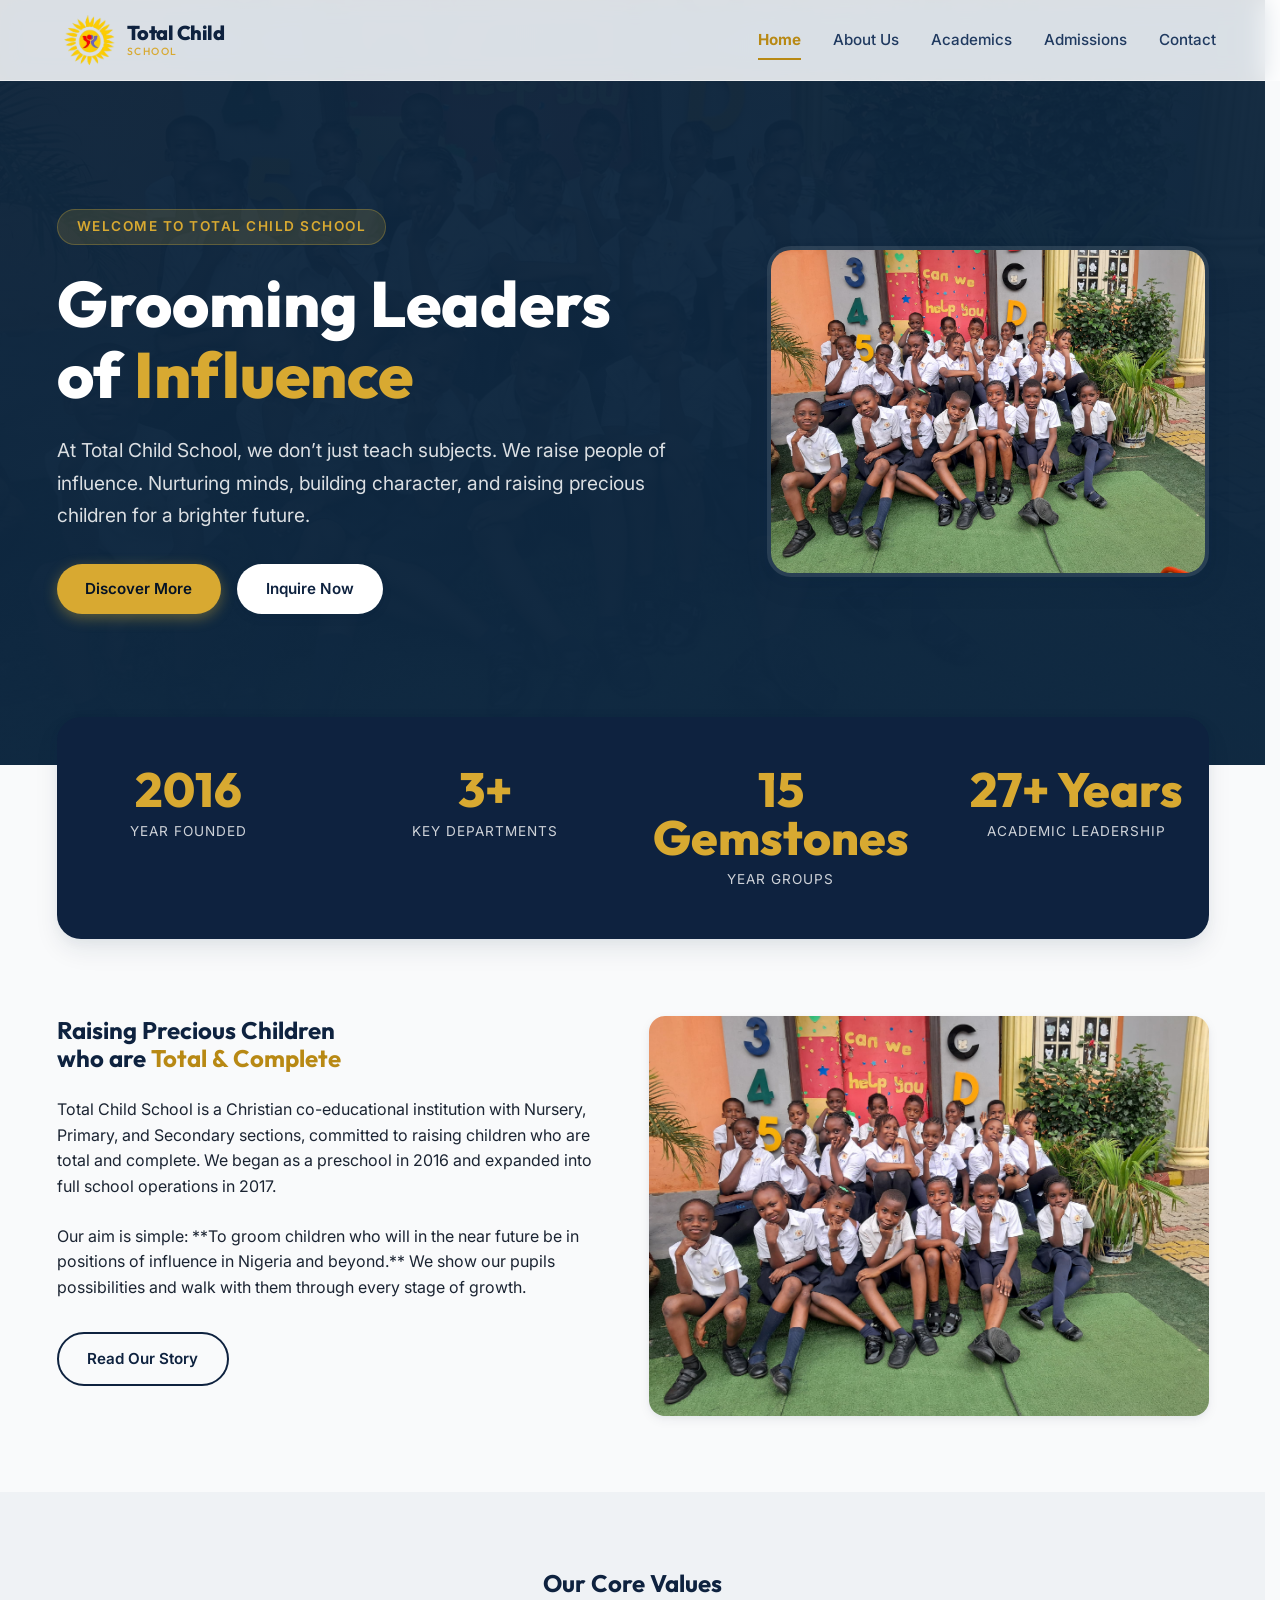
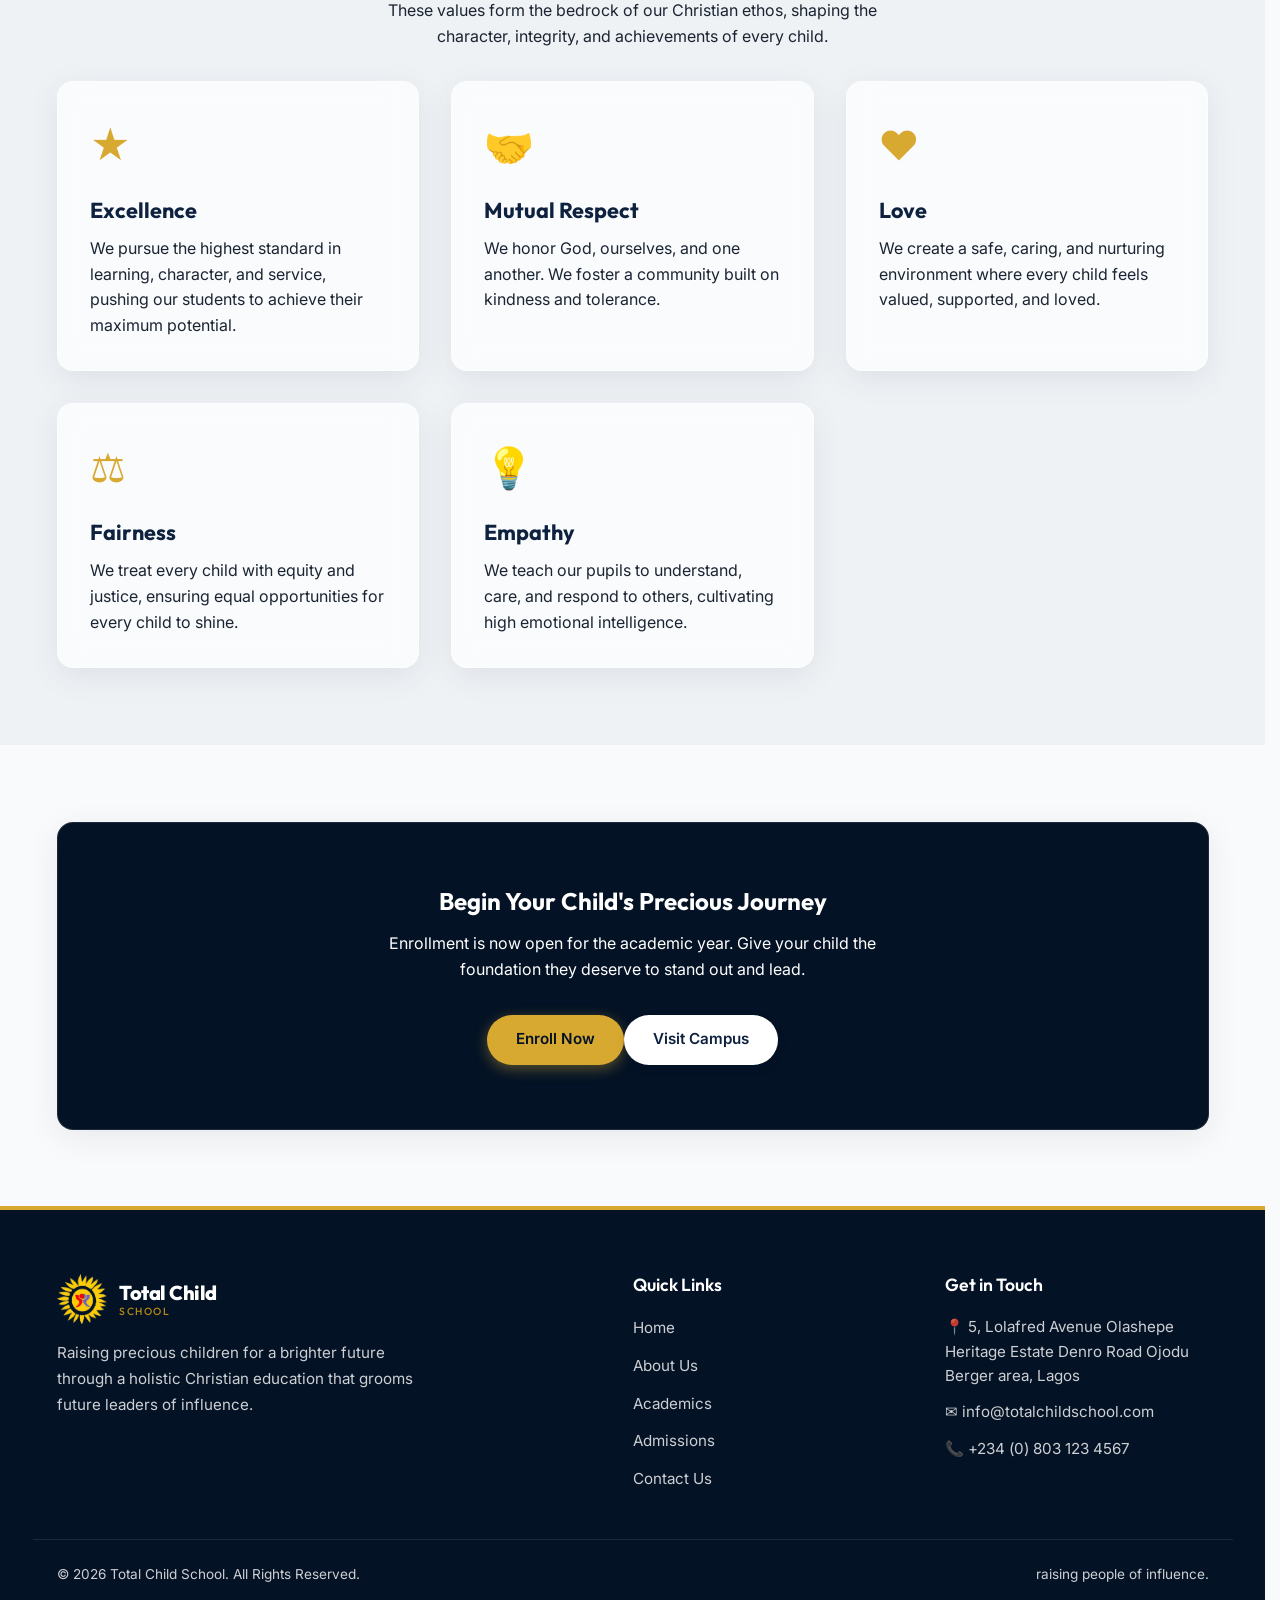
<file: index.html>
<!DOCTYPE html>
<html lang="en">
<head>
  <meta charset="UTF-8">
  <meta name="viewport" content="width=device-width, initial-scale=1.0">
  <meta name="description" content="Total Child School is a premier Christian co-educational institution in Lagos offering Nursery, Primary, and Secondary education. Raising precious children for a brighter future.">
  <title>Total Child School | Raising Precious Children for a Brighter Future</title>
  
  <link rel="icon" type="image/png" href="tcs logo.png">
  <link rel="stylesheet" href="css/style.css">
</head>
<body>

  <!-- Header  -->
  <header class="header" id="mainHeader">
    <div class="container nav-container">
      <a href="index.html" class="logo" id="logoLink">
        <img src="tcs logo.png" alt="Total Child School Logo">
        <div class="logo-text">
          <span>Total Child</span>
          <span>School</span>
        </div>
      </a>
      
      <nav class="nav-menu" aria-label="Main Navigation">
        <a href="index.html" class="nav-link active">Home</a>
        <a href="about.html" class="nav-link">About Us</a>
        <a href="academics.html" class="nav-link">Academics</a>
        <a href="admissions.html" class="nav-link">Admissions</a>
        <a href="contact.html" class="nav-link">Contact</a>
      </nav>

      <button class="menu-toggle" aria-label="Toggle Mobile Menu" aria-expanded="false">
        <span></span>
        <span></span>
        <span></span>
      </button>
    </div>
  </header>

  <!-- Mobile Menu -->
  <div class="mobile-menu">
    <a href="index.html" class="active">Home</a>
    <a href="about.html">About Us</a>
    <a href="academics.html">Academics</a>
    <a href="admissions.html">Admissions</a>
    <a href="contact.html">Contact Us</a>
  </div>

  <!-- Hero Section -->
  <section class="hero-banner">
    <div class="hero-bg">
      <img src="students_grp.jpeg" alt="Total Child School Campus Background">
    </div>
    
    <div class="container hero-container">
      <div class="hero-content reveal-left active">
        <span class="hero-tag">Welcome to Total Child School</span>
        <h1 class="hero-title">Grooming Leaders of <span>Influence</span></h1>
        <p class="hero-desc">At Total Child School, we don’t just teach subjects. We raise people of influence. Nurturing minds, building character, and raising precious children for a brighter future.</p>
        <div class="hero-actions">
          <a href="about.html" class="btn btn-primary">Discover More</a>
          <a href="admissions.html" class="btn btn-white">Inquire Now</a>
        </div>
      </div>
      
      <div class="hero-media reveal-right active">
        <div class="media-slideshow">
          <div class="slide active">
            <img src="students_grp.jpeg" alt="Total Child School Students Group">
          </div>
          <div class="slide">
            <img src="student1.jpeg" alt="Total Child School Student Concentrating">
          </div>
          <div class="slide">
            <img src="student2.jpeg" alt="Total Child School Student Smiling">
          </div>
        </div>
      </div>
    </div>
  </section>

  <!-- Stats Counter Bar -->
  <div class="container" style="margin-top: -3rem; position: relative; z-index: 10;">
    <div class="stats-bar">
      <div class="stats-grid">
        <div class="stat-item">
          <div class="stat-number" data-target="2016" data-start="2000">2016</div>
          <div class="stat-label">Year Founded</div>
        </div>
        <div class="stat-item">
          <div class="stat-number" data-target="3" data-suffix="+">3+</div>
          <div class="stat-label">Key Departments</div>
        </div>
        <div class="stat-item">
          <div class="stat-number" data-target="15" data-suffix=" Gemstones">15 Gemstones</div>
          <div class="stat-label">Year Groups</div>
        </div>
        <div class="stat-item">
          <div class="stat-number" data-target="27" data-suffix="+ Years">27+ Years</div>
          <div class="stat-label">Academic Leadership</div>
        </div>
      </div>
    </div>
  </div>

  <!-- About Overview Section -->
  <section class="container">
    <div class="grid-2 align-items-center">
      <div class="reveal-left">
        <h2 class="mb-3">Raising Precious Children who are <span class="text-accent">Total & Complete</span></h2>
        <p class="mb-3 text-wrap-pretty">Total Child School is a Christian co-educational institution with Nursery, Primary, and Secondary sections, committed to raising children who are total and complete. We began as a preschool in 2016 and expanded into full school operations in 2017.</p>
        <p class="mb-4 text-wrap-pretty">Our aim is simple: **To groom children who will in the near future be in positions of influence in Nigeria and beyond.** We show our pupils possibilities and walk with them through every stage of growth.</p>
        <a href="about.html" class="btn btn-outline">Read Our Story</a>
      </div>
      <div class="reveal-right flex-center">
        <img src="students_grp.jpeg" alt="Students learning at Total Child School" style="border-radius: var(--border-radius-md); box-shadow: var(--shadow-md); max-height: 400px; width: 100%; object-fit: cover;">
      </div>
    </div>
  </section>

  <!-- Core Values Section -->
  <section class="section-bg-alt">
    <div class="container">
      <div class="text-center mb-4 max-w-md reveal">
        <h2>Our Core Values</h2>
        <p>These values form the bedrock of our Christian ethos, shaping the character, integrity, and achievements of every child.</p>
      </div>
      
      <div class="grid-3 reveal">
        <!-- Excellence -->
        <div class="card">
          <div class="card-icon">★</div>
          <h3 class="card-title">Excellence</h3>
          <p class="color-text-light text-wrap-pretty">We pursue the highest standard in learning, character, and service, pushing our students to achieve their maximum potential.</p>
        </div>
        <!-- Mutual Respect -->
        <div class="card">
          <div class="card-icon">🤝</div>
          <h3 class="card-title">Mutual Respect</h3>
          <p class="color-text-light text-wrap-pretty">We honor God, ourselves, and one another. We foster a community built on kindness and tolerance.</p>
        </div>
        <!-- Love -->
        <div class="card">
          <div class="card-icon">♥</div>
          <h3 class="card-title">Love</h3>
          <p class="color-text-light text-wrap-pretty">We create a safe, caring, and nurturing environment where every child feels valued, supported, and loved.</p>
        </div>
        <!-- Fairness -->
        <div class="card">
          <div class="card-icon">⚖</div>
          <h3 class="card-title">Fairness</h3>
          <p class="color-text-light text-wrap-pretty">We treat every child with equity and justice, ensuring equal opportunities for every child to shine.</p>
        </div>
        <!-- Empathy -->
        <div class="card">
          <div class="card-icon">💡</div>
          <h3 class="card-title">Empathy</h3>
          <p class="color-text-light text-wrap-pretty">We teach our pupils to understand, care, and respond to others, cultivating high emotional intelligence.</p>
        </div>
      </div>
    </div>
  </section>

  <!-- Call to Action -->
  <section class="container reveal">
    <div class="card text-center" style="background-color: var(--color-primary-dark); color: var(--color-white); border-color: rgba(255, 255, 255, 0.1); padding-block: 4rem;">
      <h2 class="text-white mb-2">Begin Your Child's Precious Journey</h2>
      <p class="max-w-md text-white opacity-80 mb-4">Enrollment is now open for the academic year. Give your child the foundation they deserve to stand out and lead.</p>
      <div class="flex-center gap-1" style="flex-wrap: wrap;">
        <a href="admissions.html" class="btn btn-primary">Enroll Now</a>
        <a href="contact.html" class="btn btn-white">Visit Campus</a>
      </div>
    </div>
  </section>

  <!-- Footer -->
  <footer class="footer">
    <div class="container footer-grid">
      <div class="footer-brand">
        <a href="index.html" class="logo">
          <img src="tcs logo.png" alt="Total Child School Logo">
          <div class="logo-text">
            <span>Total Child</span>
            <span class="text-accent">School</span>
          </div>
        </a>
        <p class="mt-2">Raising precious children for a brighter future through a holistic Christian education that grooms future leaders of influence.</p>
      </div>
      
      <div class="footer-links">
        <h4>Quick Links</h4>
        <ul>
          <li><a href="index.html">Home</a></li>
          <li><a href="about.html">About Us</a></li>
          <li><a href="academics.html">Academics</a></li>
          <li><a href="admissions.html">Admissions</a></li>
          <li><a href="contact.html">Contact Us</a></li>
        </ul>
      </div>
      
      <div class="footer-contact">
        <h4>Get in Touch</h4>
        <p>📍 5, Lolafred Avenue Olashepe Heritage Estate Denro Road Ojodu Berger area, Lagos</p>
        <p>✉ info@totalchildschool.com</p>
        <p>📞 +234 (0) 803 123 4567</p>
      </div>
    </div>
    
    <div class="container footer-bottom">
      <p>&copy; 2026 Total Child School. All Rights Reserved.</p>
      <p>raising people of influence.</p>
    </div>
  </footer>

  <script src="js/main.js"></script>
</body>
</html>
</file>
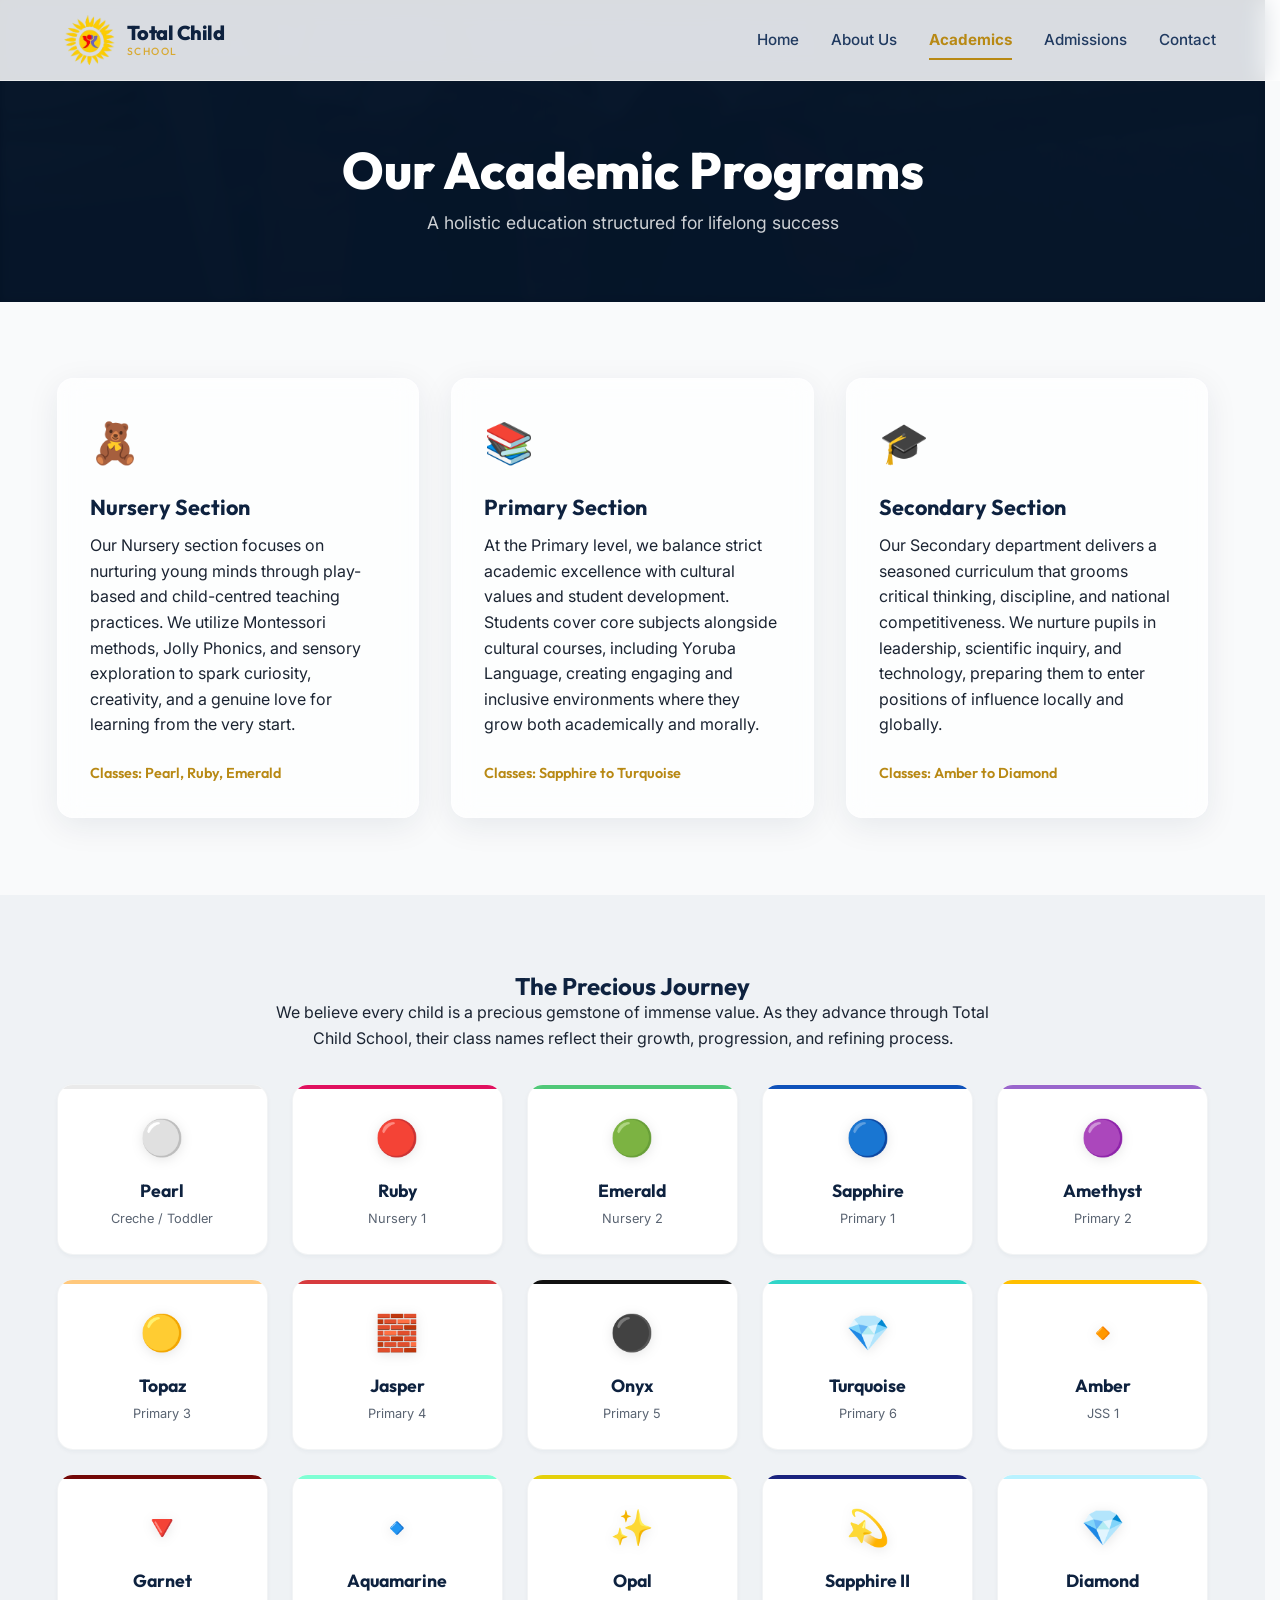
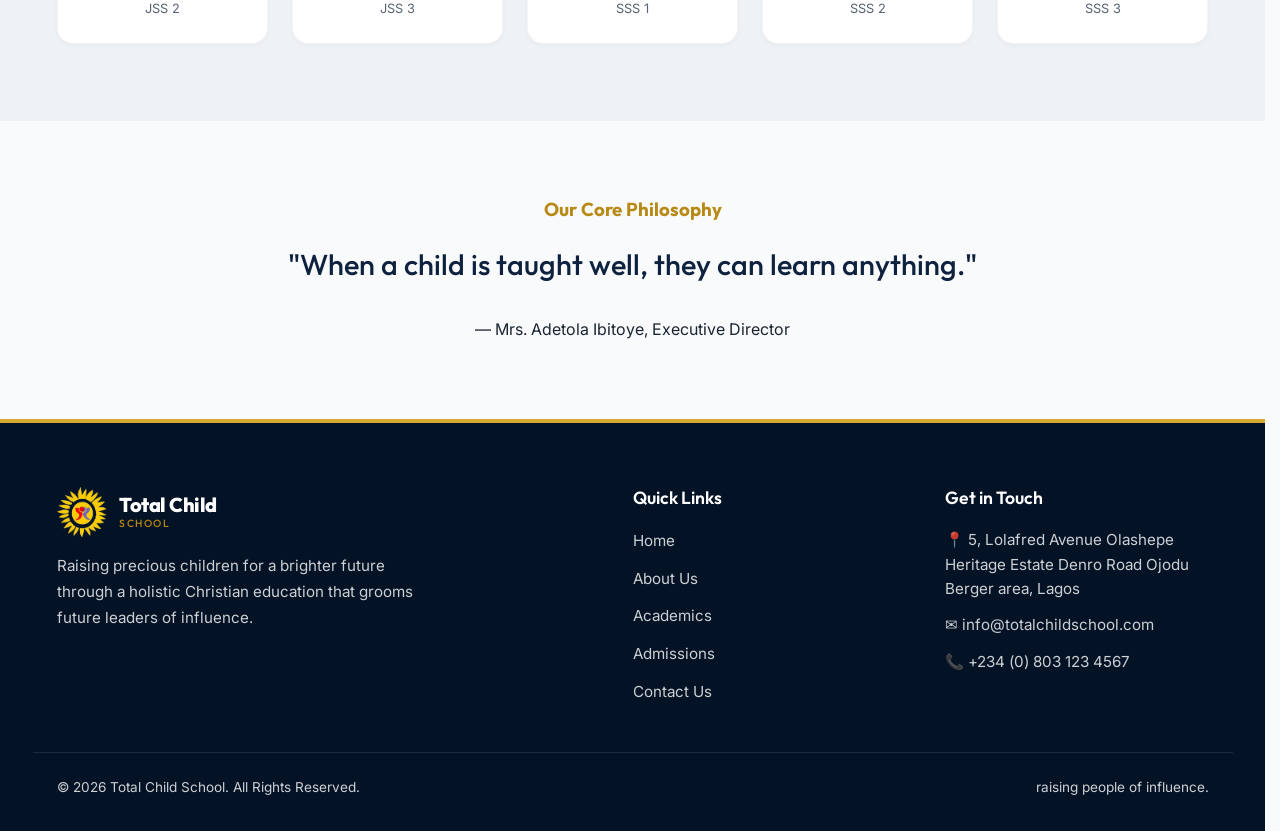
<file: academics.html>
<!DOCTYPE html>
<html lang="en">
<head>
  <meta charset="UTF-8">
  <meta name="viewport" content="width=device-width, initial-scale=1.0">
  <meta name="description" content="Explore our Nursery, Primary, and Secondary academic programs. Experience a holistic curriculum structured around our unique gemstone journey.">
  <title>Academics | Total Child School</title>
  
  <link rel="icon" type="image/png" href="tcs logo.png">
  <link rel="stylesheet" href="css/style.css">
</head>
<body>

  <!-- Header -->
  <header class="header" id="mainHeader">
    <div class="container nav-container">
      <a href="index.html" class="logo" id="logoLink">
        <img src="tcs logo.png" alt="Total Child School Logo">
        <div class="logo-text">
          <span>Total Child</span>
          <span>School</span>
        </div>
      </a>
      
      <nav class="nav-menu" aria-label="Main Navigation">
        <a href="index.html" class="nav-link">Home</a>
        <a href="about.html" class="nav-link">About Us</a>
        <a href="academics.html" class="nav-link active">Academics</a>
        <a href="admissions.html" class="nav-link">Admissions</a>
        <a href="contact.html" class="nav-link">Contact</a>
      </nav>

      <button class="menu-toggle" aria-label="Toggle Mobile Menu" aria-expanded="false">
        <span></span>
        <span></span>
        <span></span>
      </button>
    </div>
  </header>

  <!-- Mobile Menu -->
  <div class="mobile-menu">
    <a href="index.html">Home</a>
    <a href="about.html">About Us</a>
    <a href="academics.html" class="active">Academics</a>
    <a href="admissions.html">Admissions</a>
    <a href="contact.html">Contact Us</a>
  </div>

  <!-- Page Header -->
  <header class="page-header">
    <div class="page-header-bg" style="background-image: linear-gradient(rgba(15,41,66,0.9), rgba(15,41,66,0.95)), url('student1.jpeg');"></div>
    <div class="container">
      <h1>Our Academic Programs</h1>
      <p>A holistic education structured for lifelong success</p>
    </div>
  </header>

  <!-- Section Details -->
  <section class="container">
    <div class="grid-3">
      <!-- Nursery Section -->
      <div class="card reveal">
        <div class="card-icon" style="color: hsl(350, 70%, 55%);">🧸</div>
        <h3 class="card-title">Nursery Section</h3>
        <p class="mb-3 color-text-light text-wrap-pretty">Our Nursery section focuses on nurturing young minds through play-based and child-centred teaching practices. We utilize Montessori methods, Jolly Phonics, and sensory exploration to spark curiosity, creativity, and a genuine love for learning from the very start.</p>
        <p class="font-heading text-accent" style="font-weight: 600; font-size: 0.9rem;">Classes: Pearl, Ruby, Emerald</p>
      </div>

      <!-- Primary Section -->
      <div class="card reveal" style="transition-delay: 0.1s;">
        <div class="card-icon" style="color: hsl(200, 70%, 50%);">📚</div>
        <h3 class="card-title">Primary Section</h3>
        <p class="mb-3 color-text-light text-wrap-pretty">At the Primary level, we balance strict academic excellence with cultural values and student development. Students cover core subjects alongside cultural courses, including Yoruba Language, creating engaging and inclusive environments where they grow both academically and morally.</p>
        <p class="font-heading text-accent" style="font-weight: 600; font-size: 0.9rem;">Classes: Sapphire to Turquoise</p>
      </div>

      <!-- Secondary Section -->
      <div class="card reveal" style="transition-delay: 0.2s;">
        <div class="card-icon" style="color: hsl(45, 70%, 50%);">🎓</div>
        <h3 class="card-title">Secondary Section</h3>
        <p class="mb-3 color-text-light text-wrap-pretty">Our Secondary department delivers a seasoned curriculum that grooms critical thinking, discipline, and national competitiveness. We nurture pupils in leadership, scientific inquiry, and technology, preparing them to enter positions of influence locally and globally.</p>
        <p class="font-heading text-accent" style="font-weight: 600; font-size: 0.9rem;">Classes: Amber to Diamond</p>
      </div>
    </div>
  </section>

  <!-- Gemstone Journey Section -->
  <section class="section-bg-alt reveal">
    <div class="container">
      <div class="text-center mb-4 max-w-lg">
        <h2>The Precious Journey</h2>
        <p class="mb-3">We believe every child is a precious gemstone of immense value. As they advance through Total Child School, their class names reflect their growth, progression, and refining process.</p>
      </div>

      <div class="gemstone-grid">
        <!-- Pearl -->
        <div class="gemstone-card" style="--gem-color: #eaeaea;">
          <div class="gem-icon">⚪</div>
          <div class="gem-name">Pearl</div>
          <div class="gem-level">Creche / Toddler</div>
        </div>
        <!-- Ruby -->
        <div class="gemstone-card" style="--gem-color: #e0115f;">
          <div class="gem-icon">🔴</div>
          <div class="gem-name">Ruby</div>
          <div class="gem-level">Nursery 1</div>
        </div>
        <!-- Emerald -->
        <div class="gemstone-card" style="--gem-color: #50c878;">
          <div class="gem-icon">🟢</div>
          <div class="gem-name">Emerald</div>
          <div class="gem-level">Nursery 2</div>
        </div>
        <!-- Sapphire -->
        <div class="gemstone-card" style="--gem-color: #0f52ba;">
          <div class="gem-icon">🔵</div>
          <div class="gem-name">Sapphire</div>
          <div class="gem-level">Primary 1</div>
        </div>
        <!-- Amethyst -->
        <div class="gemstone-card" style="--gem-color: #9966cc;">
          <div class="gem-icon">🟣</div>
          <div class="gem-name">Amethyst</div>
          <div class="gem-level">Primary 2</div>
        </div>
        <!-- Topaz -->
        <div class="gemstone-card" style="--gem-color: #ffc87c;">
          <div class="gem-icon">🟡</div>
          <div class="gem-name">Topaz</div>
          <div class="gem-level">Primary 3</div>
        </div>
        <!-- Jasper -->
        <div class="gemstone-card" style="--gem-color: #d73b3e;">
          <div class="gem-icon">🧱</div>
          <div class="gem-name">Jasper</div>
          <div class="gem-level">Primary 4</div>
        </div>
        <!-- Onyx -->
        <div class="gemstone-card" style="--gem-color: #111111;">
          <div class="gem-icon">⚫</div>
          <div class="gem-name">Onyx</div>
          <div class="gem-level">Primary 5</div>
        </div>
        <!-- Turquoise -->
        <div class="gemstone-card" style="--gem-color: #30d5c8;">
          <div class="gem-icon">💎</div>
          <div class="gem-name">Turquoise</div>
          <div class="gem-level">Primary 6</div>
        </div>
        <!-- Amber -->
        <div class="gemstone-card" style="--gem-color: #ffbf00;">
          <div class="gem-icon">🔸</div>
          <div class="gem-name">Amber</div>
          <div class="gem-level">JSS 1</div>
        </div>
        <!-- Garnet -->
        <div class="gemstone-card" style="--gem-color: #730807;">
          <div class="gem-icon">🔻</div>
          <div class="gem-name">Garnet</div>
          <div class="gem-level">JSS 2</div>
        </div>
        <!-- Aquamarine -->
        <div class="gemstone-card" style="--gem-color: #7fffd4;">
          <div class="gem-icon">🔹</div>
          <div class="gem-name">Aquamarine</div>
          <div class="gem-level">JSS 3</div>
        </div>
        <!-- Opal -->
        <div class="gemstone-card" style="--gem-color: #e4d00a;">
          <div class="gem-icon">✨</div>
          <div class="gem-name">Opal</div>
          <div class="gem-level">SSS 1</div>
        </div>
        <!-- Sapphire (Secondary) -->
        <div class="gemstone-card" style="--gem-color: #1a237e;">
          <div class="gem-icon">💫</div>
          <div class="gem-name">Sapphire II</div>
          <div class="gem-level">SSS 2</div>
        </div>
        <!-- Diamond -->
        <div class="gemstone-card" style="--gem-color: #b9f2ff;">
          <div class="gem-icon">💎</div>
          <div class="gem-name">Diamond</div>
          <div class="gem-level">SSS 3</div>
        </div>
      </div>
    </div>
  </section>

  <!-- Educational Quote highlight -->
  <section class="container text-center reveal">
    <div style="max-width: 800px; margin-inline: auto;">
      <h3 class="mb-3 text-accent">Our Core Philosophy</h3>
      <p class="font-heading mb-4" style="font-size: 1.8rem; font-weight: 500; line-height: 1.4; color: var(--color-primary);">"When a child is taught well, they can learn anything."</p>
      <p class="color-text-light">— Mrs. Adetola Ibitoye, Executive Director</p>
    </div>
  </section>

  <!-- Footer -->
  <footer class="footer">
    <div class="container footer-grid">
      <div class="footer-brand">
        <a href="index.html" class="logo">
          <img src="tcs logo.png" alt="Total Child School Logo">
          <div class="logo-text">
            <span>Total Child</span>
            <span class="text-accent">School</span>
          </div>
        </a>
        <p class="mt-2">Raising precious children for a brighter future through a holistic Christian education that grooms future leaders of influence.</p>
      </div>
      
      <div class="footer-links">
        <h4>Quick Links</h4>
        <ul>
          <li><a href="index.html">Home</a></li>
          <li><a href="about.html">About Us</a></li>
          <li><a href="academics.html">Academics</a></li>
          <li><a href="admissions.html">Admissions</a></li>
          <li><a href="contact.html">Contact Us</a></li>
        </ul>
      </div>
      
      <div class="footer-contact">
        <h4>Get in Touch</h4>
        <p>📍 5, Lolafred Avenue Olashepe Heritage Estate Denro Road Ojodu Berger area, Lagos</p>
        <p>✉ info@totalchildschool.com</p>
        <p>📞 +234 (0) 803 123 4567</p>
      </div>
    </div>
    
    <div class="container footer-bottom">
      <p>&copy; 2026 Total Child School. All Rights Reserved.</p>
      <p>raising people of influence.</p>
    </div>
  </footer>

  <script src="js/main.js"></script>
</body>
</html>
</file>
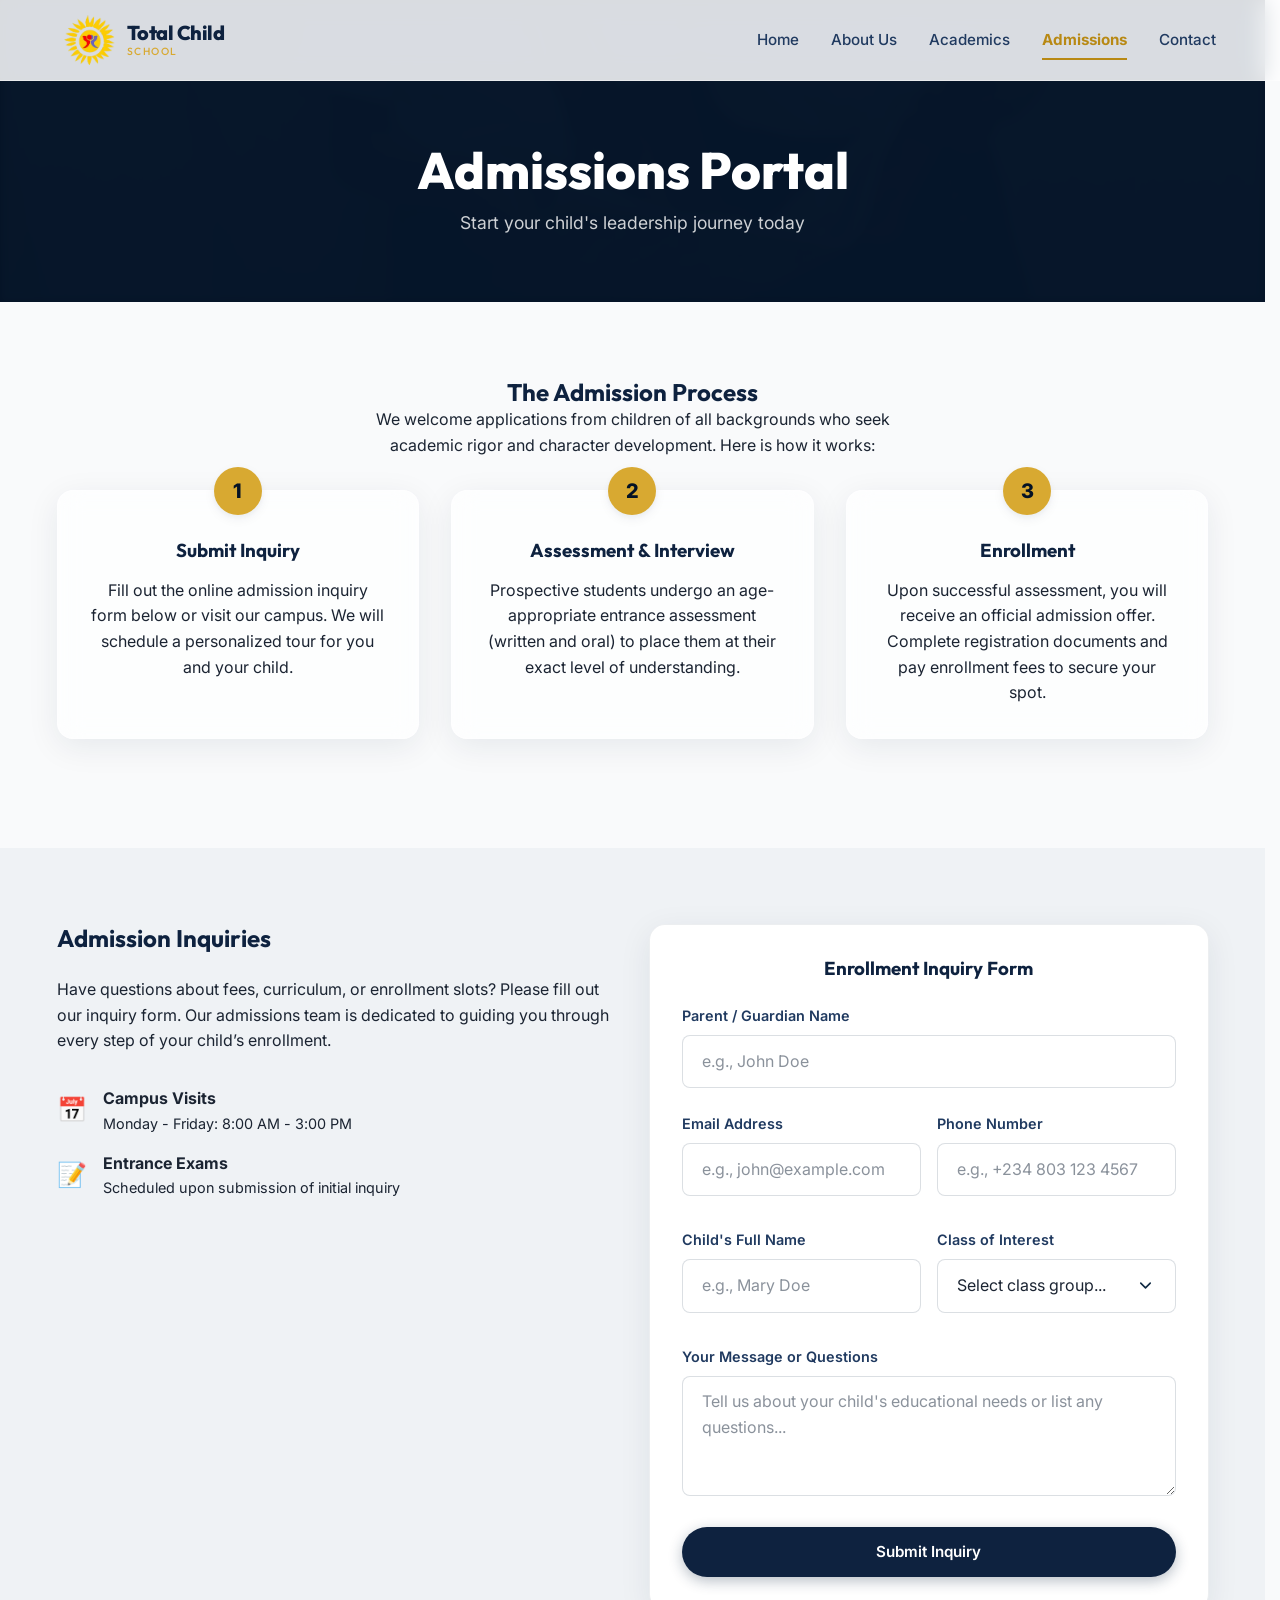
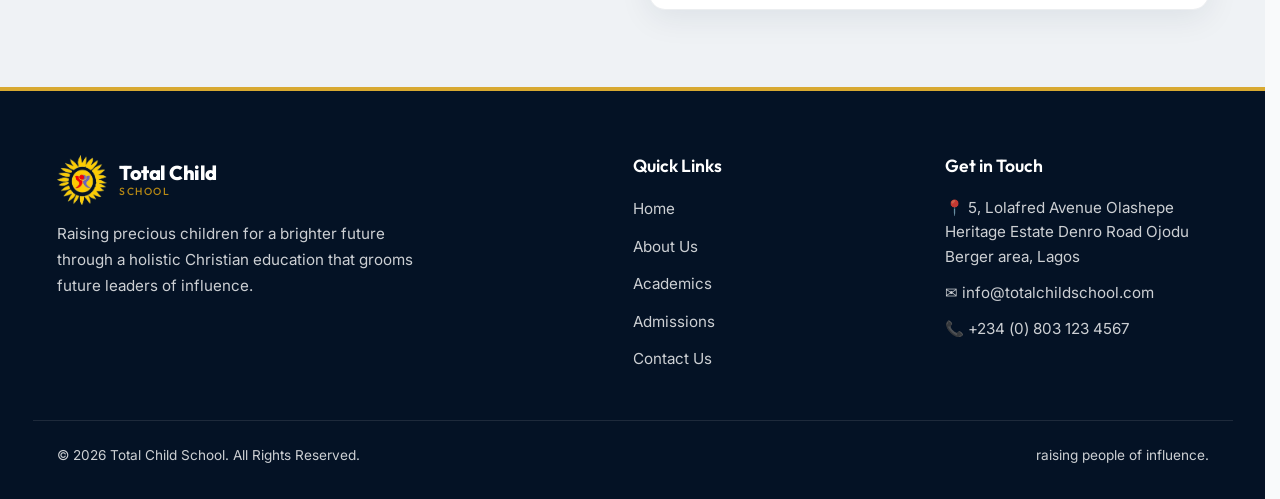
<file: admissions.html>
<!DOCTYPE html>
<html lang="en">
<head>
  <meta charset="UTF-8">
  <meta name="viewport" content="width=device-width, initial-scale=1.0">
  <meta name="description" content="Learn about our admission requirements, application stages, and submit an online enrollment inquiry for Total Child School.">
  <title>Admissions | Total Child School</title>
  
  <link rel="icon" type="image/png" href="tcs logo.png">
  <link rel="stylesheet" href="css/style.css">
</head>
<body>

  <!-- Header -->
  <header class="header" id="mainHeader">
    <div class="container nav-container">
      <a href="index.html" class="logo" id="logoLink">
        <img src="tcs logo.png" alt="Total Child School Logo">
        <div class="logo-text">
          <span>Total Child</span>
          <span>School</span>
        </div>
      </a>
      
      <nav class="nav-menu" aria-label="Main Navigation">
        <a href="index.html" class="nav-link">Home</a>
        <a href="about.html" class="nav-link">About Us</a>
        <a href="academics.html" class="nav-link">Academics</a>
        <a href="admissions.html" class="nav-link active">Admissions</a>
        <a href="contact.html" class="nav-link">Contact</a>
      </nav>

      <button class="menu-toggle" aria-label="Toggle Mobile Menu" aria-expanded="false">
        <span></span>
        <span></span>
        <span></span>
      </button>
    </div>
  </header>

  <!-- Mobile Menu -->
  <div class="mobile-menu">
    <a href="index.html">Home</a>
    <a href="about.html">About Us</a>
    <a href="academics.html">Academics</a>
    <a href="admissions.html" class="active">Admissions</a>
    <a href="contact.html">Contact Us</a>
  </div>

  <!-- Page Header -->
  <header class="page-header">
    <div class="page-header-bg" style="background-image: linear-gradient(rgba(15,41,66,0.9), rgba(15,41,66,0.95)), url('student2.jpeg');"></div>
    <div class="container">
      <h1>Admissions Portal</h1>
      <p>Start your child's leadership journey today</p>
    </div>
  </header>

  <!-- Admission Steps -->
  <section class="container reveal">
    <div class="text-center mb-4 max-w-md">
      <h2>The Admission Process</h2>
      <p>We welcome applications from children of all backgrounds who seek academic rigor and character development. Here is how it works:</p>
    </div>

    <div class="grid-3 mb-4">
      <!-- Step 1 -->
      <div class="card text-center" style="padding-top: 3rem; position: relative;">
        <div style="position: absolute; top: -1.5rem; left: 50%; transform: translateX(-50%); width: 3rem; height: 3rem; background-color: var(--color-accent); color: var(--color-primary-dark); font-weight: 800; font-size: 1.25rem; border-radius: 50%; display: flex; align-items: center; justify-content: center; box-shadow: var(--shadow-md);">1</div>
        <h3 class="mb-2">Submit Inquiry</h3>
        <p class="color-text-light text-wrap-pretty">Fill out the online admission inquiry form below or visit our campus. We will schedule a personalized tour for you and your child.</p>
      </div>

      <!-- Step 2 -->
      <div class="card text-center" style="padding-top: 3rem; position: relative;">
        <div style="position: absolute; top: -1.5rem; left: 50%; transform: translateX(-50%); width: 3rem; height: 3rem; background-color: var(--color-accent); color: var(--color-primary-dark); font-weight: 800; font-size: 1.25rem; border-radius: 50%; display: flex; align-items: center; justify-content: center; box-shadow: var(--shadow-md);">2</div>
        <h3 class="mb-2">Assessment & Interview</h3>
        <p class="color-text-light text-wrap-pretty">Prospective students undergo an age-appropriate entrance assessment (written and oral) to place them at their exact level of understanding.</p>
      </div>

      <!-- Step 3 -->
      <div class="card text-center" style="padding-top: 3rem; position: relative;">
        <div style="position: absolute; top: -1.5rem; left: 50%; transform: translateX(-50%); width: 3rem; height: 3rem; background-color: var(--color-accent); color: var(--color-primary-dark); font-weight: 800; font-size: 1.25rem; border-radius: 50%; display: flex; align-items: center; justify-content: center; box-shadow: var(--shadow-md);">3</div>
        <h3 class="mb-2">Enrollment</h3>
        <p class="color-text-light text-wrap-pretty">Upon successful assessment, you will receive an official admission offer. Complete registration documents and pay enrollment fees to secure your spot.</p>
      </div>
    </div>
  </section>

  <!-- Admission Inquiry Form Section -->
  <section class="section-bg-alt">
    <div class="container grid-2 align-items-center">
      <div class="reveal-left">
        <h2 class="mb-3">Admission Inquiries</h2>
        <p class="mb-3 text-wrap-pretty">Have questions about fees, curriculum, or enrollment slots? Please fill out our inquiry form. Our admissions team is dedicated to guiding you through every step of your child’s enrollment.</p>
        <div class="mt-4" style="display: flex; flex-direction: column; gap: 1rem;">
          <div style="display: flex; align-items: center; gap: 1rem;">
            <span style="font-size: 1.5rem;">📅</span>
            <div>
              <strong>Campus Visits</strong>
              <p class="color-text-light" style="font-size: 0.9rem;">Monday - Friday: 8:00 AM - 3:00 PM</p>
            </div>
          </div>
          <div style="display: flex; align-items: center; gap: 1rem;">
            <span style="font-size: 1.5rem;">📝</span>
            <div>
              <strong>Entrance Exams</strong>
              <p class="color-text-light" style="font-size: 0.9rem;">Scheduled upon submission of initial inquiry</p>
            </div>
          </div>
        </div>
      </div>

      <div class="reveal-right">
        <div class="card" style="background-color: var(--color-white); border-color: rgba(15, 41, 66, 0.08);">
          <h3 class="mb-3 text-center">Enrollment Inquiry Form</h3>
          <form action="#" method="POST" id="inquiryForm" novalidate>
            <div class="form-group">
              <label for="parentName">Parent / Guardian Name</label>
              <input type="text" id="parentName" class="form-control" placeholder="e.g., John Doe" required>
            </div>
            
            <div class="grid-2" style="gap: 1rem; margin-bottom: 0.5rem;">
              <div class="form-group">
                <label for="parentEmail">Email Address</label>
                <input type="email" id="parentEmail" class="form-control" placeholder="e.g., john@example.com" required>
              </div>
              <div class="form-group">
                <label for="parentPhone">Phone Number</label>
                <input type="tel" id="parentPhone" class="form-control" placeholder="e.g., +234 803 123 4567" required>
              </div>
            </div>

            <div class="grid-2" style="gap: 1rem; margin-bottom: 0.5rem;">
              <div class="form-group">
                <label for="childName">Child's Full Name</label>
                <input type="text" id="childName" class="form-control" placeholder="e.g., Mary Doe" required>
              </div>
              <div class="form-group">
                <label for="childClass">Class of Interest</label>
                <select id="childClass" class="form-control form-select" required>
                  <option value="" disabled selected>Select class group...</option>
                  <optgroup label="Nursery Section">
                    <option value="pearl">Creche / Toddler (Pearl)</option>
                    <option value="ruby">Nursery 1 (Ruby)</option>
                    <option value="emerald">Nursery 2 (Emerald)</option>
                  </optgroup>
                  <optgroup label="Primary Section">
                    <option value="primary-1-3">Lower Primary (P1-P3)</option>
                    <option value="primary-4-6">Upper Primary (P4-P6)</option>
                  </optgroup>
                  <optgroup label="Secondary Section">
                    <option value="jss">Junior Secondary (JSS 1-3)</option>
                    <option value="sss">Senior Secondary (SSS 1-3)</option>
                  </optgroup>
                </select>
              </div>
            </div>

            <div class="form-group">
              <label for="message">Your Message or Questions</label>
              <textarea id="message" class="form-control" placeholder="Tell us about your child's educational needs or list any questions..."></textarea>
            </div>

            <button type="submit" class="btn btn-secondary" style="width: 100%;">Submit Inquiry</button>
          </form>
        </div>
      </div>
    </div>
  </section>

  <!-- Footer -->
  <footer class="footer">
    <div class="container footer-grid">
      <div class="footer-brand">
        <a href="index.html" class="logo">
          <img src="tcs logo.png" alt="Total Child School Logo">
          <div class="logo-text">
            <span>Total Child</span>
            <span class="text-accent">School</span>
          </div>
        </a>
        <p class="mt-2">Raising precious children for a brighter future through a holistic Christian education that grooms future leaders of influence.</p>
      </div>
      
      <div class="footer-links">
        <h4>Quick Links</h4>
        <ul>
          <li><a href="index.html">Home</a></li>
          <li><a href="about.html">About Us</a></li>
          <li><a href="academics.html">Academics</a></li>
          <li><a href="admissions.html">Admissions</a></li>
          <li><a href="contact.html">Contact Us</a></li>
        </ul>
      </div>
      
      <div class="footer-contact">
        <h4>Get in Touch</h4>
        <p>📍 5, Lolafred Avenue Olashepe Heritage Estate Denro Road Ojodu Berger area, Lagos</p>
        <p>✉ info@totalchildschool.com</p>
        <p>📞 +234 (0) 803 123 4567</p>
      </div>
    </div>
    
    <div class="container footer-bottom">
      <p>&copy; 2026 Total Child School. All Rights Reserved.</p>
      <p>raising people of influence.</p>
    </div>
  </footer>

  <script src="js/main.js"></script>
</body>
</html>
</file>
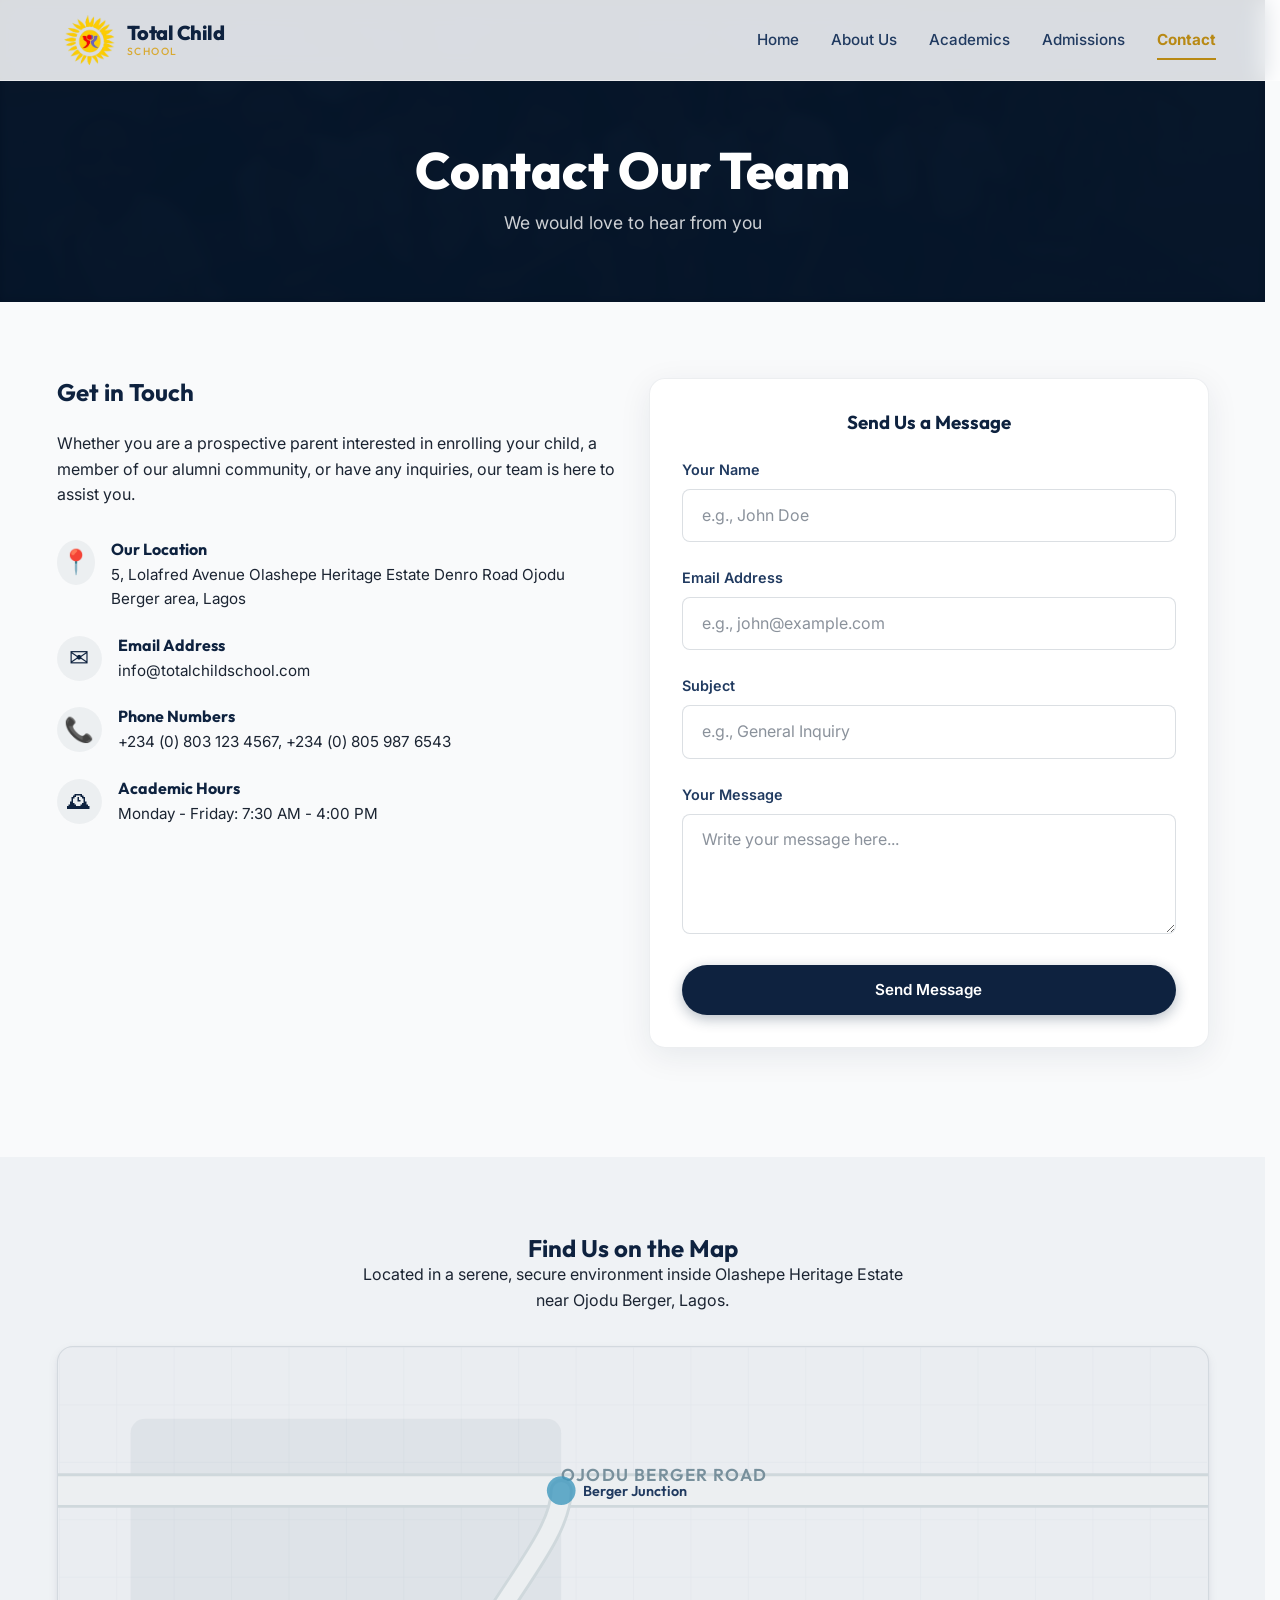
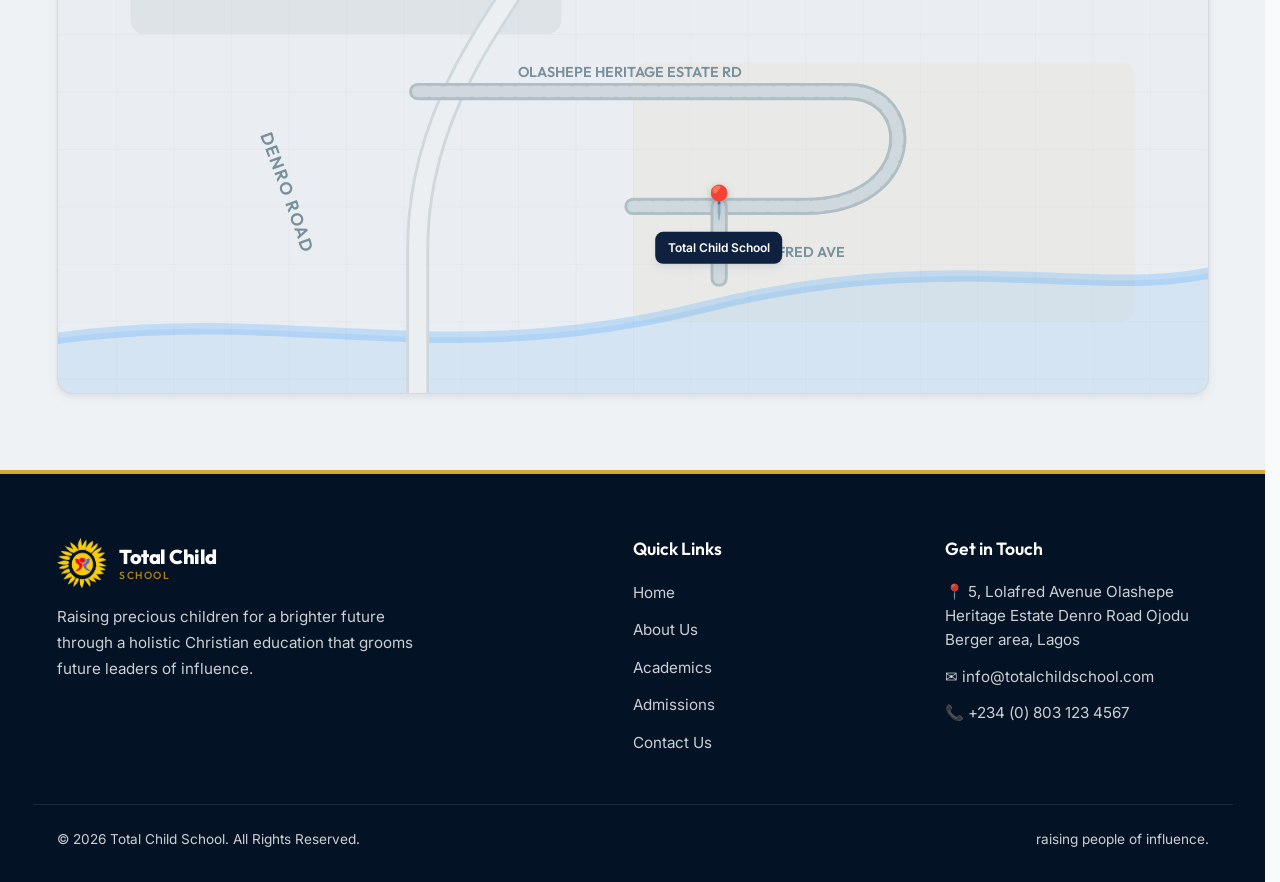
<file: contact.html>
<!DOCTYPE html>
<html lang="en">
<head>
  <meta charset="UTF-8">
  <meta name="viewport" content="width=device-width, initial-scale=1.0">
  <meta name="description" content="Get in touch with Total Child School. Find our campus address in Ojodu Berger area, contact phone numbers, email, and location map.">
  <title>Contact Us | Total Child School</title>
  
  <link rel="icon" type="image/png" href="tcs logo.png">
  <link rel="stylesheet" href="css/style.css">
</head>
<body>

  <!-- Header -->
  <header class="header" id="mainHeader">
    <div class="container nav-container">
      <a href="index.html" class="logo" id="logoLink">
        <img src="tcs logo.png" alt="Total Child School Logo">
        <div class="logo-text">
          <span>Total Child</span>
          <span>School</span>
        </div>
      </a>
      
      <nav class="nav-menu" aria-label="Main Navigation">
        <a href="index.html" class="nav-link">Home</a>
        <a href="about.html" class="nav-link">About Us</a>
        <a href="academics.html" class="nav-link">Academics</a>
        <a href="admissions.html" class="nav-link">Admissions</a>
        <a href="contact.html" class="nav-link active">Contact</a>
      </nav>

      <button class="menu-toggle" aria-label="Toggle Mobile Menu" aria-expanded="false">
        <span></span>
        <span></span>
        <span></span>
      </button>
    </div>
  </header>

  <!-- Mobile Menu -->
  <div class="mobile-menu">
    <a href="index.html">Home</a>
    <a href="about.html">About Us</a>
    <a href="academics.html">Academics</a>
    <a href="admissions.html">Admissions</a>
    <a href="contact.html" class="active">Contact Us</a>
  </div>

  <!-- Page Header -->
  <header class="page-header">
    <div class="page-header-bg" style="background-image: linear-gradient(rgba(15,41,66,0.9), rgba(15,41,66,0.95)), url('students_grp.jpeg');"></div>
    <div class="container">
      <h1>Contact Our Team</h1>
      <p>We would love to hear from you</p>
    </div>
  </header>

  <!-- Contact Grid -->
  <section class="container reveal">
    <div class="grid-2 mb-4">
      <div>
        <h2 class="mb-3">Get in Touch</h2>
        <p class="mb-4 text-wrap-pretty">Whether you are a prospective parent interested in enrolling your child, a member of our alumni community, or have any inquiries, our team is here to assist you.</p>
        
        <div style="display: flex; flex-direction: column; gap: 1.5rem;">
          <!-- Address -->
          <div style="display: flex; align-items: flex-start; gap: 1rem;">
            <div style="font-size: 1.5rem; background-color: rgba(15,41,66,0.05); width: 45px; height: 45px; border-radius: 50%; display: flex; align-items: center; justify-content: center; color: var(--color-primary);">📍</div>
            <div>
              <h4 style="font-weight: 700; margin-bottom: 0.25rem;">Our Location</h4>
              <p class="color-text-light text-wrap-pretty" style="font-size: 0.95rem;">5, Lolafred Avenue Olashepe Heritage Estate Denro Road Ojodu Berger area, Lagos</p>
            </div>
          </div>

          <!-- Email -->
          <div style="display: flex; align-items: flex-start; gap: 1rem;">
            <div style="font-size: 1.5rem; background-color: rgba(15,41,66,0.05); width: 45px; height: 45px; border-radius: 50%; display: flex; align-items: center; justify-content: center; color: var(--color-primary);">✉</div>
            <div>
              <h4 style="font-weight: 700; margin-bottom: 0.25rem;">Email Address</h4>
              <p class="color-text-light" style="font-size: 0.95rem;">info@totalchildschool.com</p>
            </div>
          </div>

          <!-- Phone -->
          <div style="display: flex; align-items: flex-start; gap: 1rem;">
            <div style="font-size: 1.5rem; background-color: rgba(15,41,66,0.05); width: 45px; height: 45px; border-radius: 50%; display: flex; align-items: center; justify-content: center; color: var(--color-primary);">📞</div>
            <div>
              <h4 style="font-weight: 700; margin-bottom: 0.25rem;">Phone Numbers</h4>
              <p class="color-text-light" style="font-size: 0.95rem;">+234 (0) 803 123 4567, +234 (0) 805 987 6543</p>
            </div>
          </div>

          <!-- Hours -->
          <div style="display: flex; align-items: flex-start; gap: 1rem;">
            <div style="font-size: 1.5rem; background-color: rgba(15,41,66,0.05); width: 45px; height: 45px; border-radius: 50%; display: flex; align-items: center; justify-content: center; color: var(--color-primary);">🕰</div>
            <div>
              <h4 style="font-weight: 700; margin-bottom: 0.25rem;">Academic Hours</h4>
              <p class="color-text-light" style="font-size: 0.95rem;">Monday - Friday: 7:30 AM - 4:00 PM</p>
            </div>
          </div>
        </div>
      </div>

      <div>
        <div class="card" style="background-color: var(--color-white); border-color: rgba(15, 41, 66, 0.08);">
          <h3 class="mb-3 text-center">Send Us a Message</h3>
          <form action="#" method="POST" id="contactForm" novalidate>
            <div class="form-group">
              <label for="contactName">Your Name</label>
              <input type="text" id="contactName" class="form-control" placeholder="e.g., John Doe" required>
            </div>
            
            <div class="form-group">
              <label for="contactEmail">Email Address</label>
              <input type="email" id="contactEmail" class="form-control" placeholder="e.g., john@example.com" required>
            </div>

            <div class="form-group">
              <label for="contactSubject">Subject</label>
              <input type="text" id="contactSubject" class="form-control" placeholder="e.g., General Inquiry" required>
            </div>

            <div class="form-group">
              <label for="contactMessage">Your Message</label>
              <textarea id="contactMessage" class="form-control" placeholder="Write your message here..." required></textarea>
            </div>

            <button type="submit" class="btn btn-secondary" style="width: 100%;">Send Message</button>
          </form>
        </div>
      </div>
    </div>
  </section>

  <!-- Interactive Mock Map Section -->
  <section class="section-bg-alt reveal">
    <div class="container">
      <div class="text-center mb-4 max-w-md">
        <h2>Find Us on the Map</h2>
        <p>Located in a serene, secure environment inside Olashepe Heritage Estate near Ojodu Berger, Lagos.</p>
      </div>

      <div class="mock-map">
        <!-- SVG Styled Map -->
        <svg viewBox="0 0 800 450" xmlns="http://www.w3.org/2000/svg">
          <!-- Background Grid Pattern -->
          <defs>
            <pattern id="grid" width="40" height="40" patternUnits="userSpaceOnUse">
              <path d="M 40 0 L 0 0 0 40" fill="none" stroke="rgba(15, 41, 66, 0.03)" stroke-width="1"/>
            </pattern>
          </defs>
          <rect width="100%" height="100%" fill="url(#grid)" />
          
          <!-- Land Areas / Parks -->
          <rect x="50" y="50" width="300" height="150" rx="10" fill="rgba(15, 41, 66, 0.05)" />
          <rect x="400" y="220" width="350" height="180" rx="10" fill="rgba(212, 175, 55, 0.05)" />
          
          <!-- River/Water Body -->
          <path d="M -50,420 C 150,380 250,440 450,390 C 650,340 750,400 850,350 L 850,460 L -50,460 Z" fill="rgba(30, 144, 255, 0.1)" />
          <path d="M -50,420 C 150,380 250,440 450,390 C 650,340 750,400 850,350" fill="none" stroke="rgba(30, 144, 255, 0.2)" stroke-width="8" />

          <!-- Main Roads (Grey) -->
          <!-- Ojodu Berger Main Express -->
          <path d="M 0,100 L 800,100" fill="none" stroke="#cfd8dc" stroke-width="24" stroke-linecap="round" />
          <path d="M 0,100 L 800,100" fill="none" stroke="#eceff1" stroke-width="20" stroke-linecap="round" />
          <text x="350" y="93" font-family="var(--font-heading)" font-size="12" fill="#78909c" font-weight="600" letter-spacing="1">OJODU BERGER ROAD</text>

          <!-- Denro Road -->
          <path d="M 350,100 C 350,150 250,220 250,350 L 250,450" fill="none" stroke="#cfd8dc" stroke-width="16" stroke-linecap="round" />
          <path d="M 350,100 C 350,150 250,220 250,350 L 250,450" fill="none" stroke="#eceff1" stroke-width="12" stroke-linecap="round" />
          <text x="140" y="270" font-family="var(--font-heading)" font-size="12" fill="#78909c" font-weight="600" transform="rotate(70 140 270)" letter-spacing="1">DENRO ROAD</text>

          <!-- Olashepe Heritage Estate Entry -->
          <path d="M 250,240 L 550,240 C 600,240 600,320 520,320 L 400,320" fill="none" stroke="#b0bec5" stroke-width="12" stroke-linecap="round" />
          <path d="M 250,240 L 550,240 C 600,240 600,320 520,320 L 400,320" fill="none" stroke="#cfd8dc" stroke-width="8" stroke-linecap="round" stroke-dasharray="6,4" />
          <text x="320" y="230" font-family="var(--font-heading)" font-size="10" fill="#78909c" font-weight="600">OLASHEPE HERITAGE ESTATE RD</text>
          
          <!-- Lolafred Avenue (Cul-de-sac) -->
          <path d="M 460,320 L 460,370" fill="none" stroke="#b0bec5" stroke-width="12" stroke-linecap="round" />
          <path d="M 460,320 L 460,370" fill="none" stroke="#cfd8dc" stroke-width="8" stroke-linecap="round" />
          <text x="475" y="355" font-family="var(--font-heading)" font-size="10" fill="#78909c" font-weight="600">LOLAFRED AVE</text>

          <!-- Landmarks -->
          <circle cx="350" cy="100" r="10" fill="var(--color-secondary-light)" opacity="0.8"/>
          <text x="365" y="104" font-family="var(--font-heading)" font-size="10" fill="var(--color-primary-light)" font-weight="600">Berger Junction</text>

          <!-- Total Child School Landmark (Special Pin is absolute div on top) -->
        </svg>

        <!-- Dynamic Overlay Pin placed exactly at the Lolafred Ave coordinate -->
        <div class="map-pin" style="top: 80%; left: 57.5%;">
          <div class="pin-icon">📍</div>
          <div class="pin-label">Total Child School</div>
        </div>
      </div>
    </div>
  </section>

  <!-- Footer -->
  <footer class="footer">
    <div class="container footer-grid">
      <div class="footer-brand">
        <a href="index.html" class="logo">
          <img src="tcs logo.png" alt="Total Child School Logo">
          <div class="logo-text">
            <span>Total Child</span>
            <span class="text-accent">School</span>
          </div>
        </a>
        <p class="mt-2">Raising precious children for a brighter future through a holistic Christian education that grooms future leaders of influence.</p>
      </div>
      
      <div class="footer-links">
        <h4>Quick Links</h4>
        <ul>
          <li><a href="index.html">Home</a></li>
          <li><a href="about.html">About Us</a></li>
          <li><a href="academics.html">Academics</a></li>
          <li><a href="admissions.html">Admissions</a></li>
          <li><a href="contact.html">Contact Us</a></li>
        </ul>
      </div>
      
      <div class="footer-contact">
        <h4>Get in Touch</h4>
        <p>📍 5, Lolafred Avenue Olashepe Heritage Estate Denro Road Ojodu Berger area, Lagos</p>
        <p>✉ info@totalchildschool.com</p>
        <p>📞 +234 (0) 803 123 4567</p>
      </div>
    </div>
    
    <div class="container footer-bottom">
      <p>&copy; 2026 Total Child School. All Rights Reserved.</p>
      <p>raising people of influence.</p>
    </div>
  </footer>

  <script src="js/main.js"></script>
</body>
</html>
</file>
<file: css/style.css>
@import url('https://fonts.googleapis.com/css2?family=Inter:wght@300;400;500;600;700&family=Outfit:wght@300;400;500;600;700;800&display=swap');

/* Cascade Layers */
@layer reset, base, theme, layout, components, utilities, animations;

@layer reset {
  *, *::before, *::after {
    box-sizing: border-box;
    margin: 0;
    padding: 0;
  }

  html {
    scroll-behavior: smooth;
    -webkit-text-size-adjust: 100%;
    scrollbar-gutter: stable;
  }

  body {
    text-rendering: optimizeSpeed;
    line-height: 1.6;
    background-color: var(--color-bg);
    color: var(--color-text);
    font-family: var(--font-body);
    overflow-x: hidden;
  }

  img, picture, svg, video {
    display: block;
    max-width: 100%;
    height: auto;
  }

  input, button, textarea, select {
    font: inherit;
  }

  button {
    cursor: pointer;
    background: none;
    border: none;
  }

  a {
    color: inherit;
    text-decoration: none;
  }

  ul, ol {
    list-style: none;
  }

  h1, h2, h3, h4, h5, h6 {
    font-family: var(--font-heading);
    color: var(--color-primary);
    line-height: 1.2;
    text-wrap: balance;
  }
}

@layer theme {
  :root {
    /* Fonts */
    --font-heading: 'Outfit', sans-serif;
    --font-body: 'Inter', sans-serif;

    /* Theme Palette - Deep Sapphire & Gemstone Gold */
    --color-primary-hue: 215;
    --color-primary: hsl(var(--color-primary-hue), 64%, 15%);
    --color-primary-light: hsl(var(--color-primary-hue), 50%, 25%);
    --color-primary-dark: hsl(var(--color-primary-hue), 80%, 8%);
    
    --color-accent-hue: 43;
    --color-accent: hsl(var(--color-accent-hue), 68%, 52%);
    --color-accent-light: hsl(var(--color-accent-hue), 75%, 62%);
    --color-accent-dark: hsl(var(--color-accent-hue), 80%, 40%);
    
    --color-secondary: hsl(198, 60%, 35%);
    --color-secondary-light: hsl(198, 50%, 50%);

    --color-bg: hsl(210, 20%, 98%);
    --color-bg-alt: hsl(215, 25%, 95%);
    --color-text: hsl(215, 30%, 15%);
    --color-text-light: hsl(215, 12%, 40%);
    --color-white: #ffffff;
    
    /* System statuses */
    --color-success: hsl(145, 63%, 38%);
    --color-error: hsl(354, 70%, 45%);

    /* Shadows & Effects */
    --shadow-sm: 0 2px 4px rgba(15, 41, 66, 0.04);
    --shadow-md: 0 4px 12px rgba(15, 41, 66, 0.06), 0 2px 4px rgba(15, 41, 66, 0.04);
    --shadow-lg: 0 12px 24px rgba(15, 41, 66, 0.08), 0 4px 12px rgba(15, 41, 66, 0.04);
    --shadow-inset: inset 0 2px 4px rgba(0, 0, 0, 0.06);
    
    --glass-bg: rgba(255, 255, 255, 0.7);
    --glass-border: rgba(255, 255, 255, 0.4);
    --glass-shadow: 0 8px 32px 0 rgba(15, 41, 66, 0.08);

    --border-radius-sm: 8px;
    --border-radius-md: 16px;
    --border-radius-lg: 24px;
    --border-radius-pill: 9999px;

    --transition-fast: 0.2s ease;
    --transition-normal: 0.3s cubic-bezier(0.4, 0, 0.2, 1);
    --transition-slow: 0.5s cubic-bezier(0.4, 0, 0.2, 1);
  }

  /* Focus Outlines */
  :focus-visible {
    outline: 2px solid var(--color-accent);
    outline-offset: 4px;
  }
}

@layer layout {
  .container {
    width: 100%;
    max-width: 1200px;
    margin-inline: auto;
    padding-inline: 1.5rem;
  }

  .grid {
    display: grid;
    gap: 2rem;
  }

  .grid-2 {
    display: grid;
    gap: 2rem;
    @media (width >= 768px) {
      grid-template-columns: repeat(2, 1fr);
    }
  }

  .grid-3 {
    display: grid;
    gap: 2rem;
    @media (width >= 768px) {
      grid-template-columns: repeat(2, 1fr);
    }
    @media (width >= 1024px) {
      grid-template-columns: repeat(3, 1fr);
    }
  }

  .grid-4 {
    display: grid;
    gap: 1.5rem;
    @media (width >= 600px) {
      grid-template-columns: repeat(2, 1fr);
    }
    @media (width >= 1024px) {
      grid-template-columns: repeat(4, 1fr);
    }
  }

  .flex-center {
    display: flex;
    align-items: center;
    justify-content: center;
  }

  section {
    padding-block: clamp(3rem, 6vw, 6rem);
  }

  .section-bg-alt {
    background-color: var(--color-bg-alt);
  }
}

@layer components {
  /* Header & Navigation */
  .header {
    position: fixed;
    top: 0;
    left: 0;
    width: 100%;
    z-index: 100;
    background-color: rgba(255, 255, 255, 0.85);
    backdrop-filter: blur(12px) saturate(180%);
    border-bottom: 1px solid var(--glass-border);
    transition: background-color var(--transition-normal), box-shadow var(--transition-normal);
  }

  .header-scrolled {
    box-shadow: var(--shadow-md);
    background-color: rgba(15, 41, 66, 0.95);
    border-bottom-color: rgba(255, 255, 255, 0.1);
    
    & .nav-link {
      color: rgba(255, 255, 255, 0.8);
      &::after {
        background-color: var(--color-accent);
      }
      &:hover {
        color: var(--color-white);
      }
      &.active {
        color: var(--color-accent);
      }
    }

    & .logo-text {
      color: var(--color-white);
    }

    & .menu-toggle span {
      background-color: var(--color-white);
    }
  }

  .nav-container {
    display: flex;
    align-items: center;
    justify-content: space-between;
    height: 80px;
  }

  .logo {
    display: flex;
    align-items: center;
    gap: 0.75rem;
    font-weight: 800;
    font-family: var(--font-heading);
    font-size: 1.25rem;
    color: var(--color-primary);
  }

  .logo img {
    height: 50px;
    width: auto;
    object-fit: contain;
  }

  .logo-text {
    display: flex;
    flex-direction: column;
    line-height: 1.1;
    letter-spacing: -0.5px;
    
    & span:last-child {
      font-size: 0.65rem;
      font-weight: 500;
      color: var(--color-accent);
      letter-spacing: 1.5px;
      text-transform: uppercase;
      margin-top: 2px;
    }
  }

  .nav-menu {
    display: none;
    @media (width >= 992px) {
      display: flex;
      align-items: center;
      gap: 2rem;
    }
  }

  .nav-link {
    font-weight: 500;
    font-size: 0.95rem;
    color: var(--color-primary-light);
    position: relative;
    padding-block: 0.5rem;
    transition: color var(--transition-fast);

    &::after {
      content: '';
      position: absolute;
      bottom: 0;
      left: 0;
      width: 0;
      height: 2px;
      background-color: var(--color-primary);
      transition: width var(--transition-normal);
    }

    &:hover {
      color: var(--color-primary);
      &::after {
        width: 100%;
      }
    }

    &.active {
      color: var(--color-accent-dark);
      font-weight: 700;
      &::after {
        width: 100%;
        background-color: var(--color-accent-dark);
      }
    }
  }

  .menu-toggle {
    display: flex;
    flex-direction: column;
    justify-content: space-between;
    width: 24px;
    height: 18px;
    background: transparent;
    border: none;
    cursor: pointer;
    z-index: 110;

    @media (width >= 992px) {
      display: none;
    }

    & span {
      display: block;
      width: 100%;
      height: 2px;
      background-color: var(--color-primary);
      border-radius: var(--border-radius-pill);
      transition: transform var(--transition-normal), opacity var(--transition-normal);
    }

    &.active {
      & span:nth-child(1) {
        transform: translateY(8px) rotate(45deg);
      }
      & span:nth-child(2) {
        opacity: 0;
      }
      & span:nth-child(3) {
        transform: translateY(-8px) rotate(-45deg);
      }
    }
  }

  .mobile-menu {
    position: fixed;
    top: 0;
    right: -100%;
    width: 300px;
    height: 100vh;
    background-color: var(--color-primary);
    box-shadow: var(--shadow-lg);
    z-index: 105;
    padding: 100px 2rem 2rem;
    display: flex;
    flex-direction: column;
    gap: 1.5rem;
    transition: right var(--transition-slow);

    &.active {
      right: 0;
    }

    & a {
      color: var(--color-white);
      font-size: 1.2rem;
      font-weight: 500;
      padding-block: 0.5rem;
      border-bottom: 1px solid rgba(255, 255, 255, 0.1);
      
      &:hover, &.active {
        color: var(--color-accent);
      }
    }
  }

  /* Buttons */
  .btn {
    display: inline-flex;
    align-items: center;
    justify-content: center;
    gap: 0.5rem;
    padding: 0.8rem 1.8rem;
    border-radius: var(--border-radius-pill);
    font-weight: 600;
    font-size: 0.95rem;
    transition: transform var(--transition-fast), background-color var(--transition-fast), color var(--transition-fast), box-shadow var(--transition-fast);
    
    &:active {
      transform: scale(0.97);
    }
  }

  .btn-primary {
    background-color: var(--color-accent);
    color: var(--color-primary-dark);
    box-shadow: 0 4px 14px rgba(212, 175, 55, 0.4);

    &:hover {
      background-color: var(--color-accent-light);
      box-shadow: 0 6px 20px rgba(212, 175, 55, 0.6);
    }
  }

  .btn-secondary {
    background-color: var(--color-primary);
    color: var(--color-white);
    box-shadow: 0 4px 14px rgba(15, 41, 66, 0.3);

    &:hover {
      background-color: var(--color-primary-light);
      box-shadow: 0 6px 20px rgba(15, 41, 66, 0.5);
    }
  }

  .btn-outline {
    border: 2px solid var(--color-primary);
    color: var(--color-primary);
    
    &:hover {
      background-color: var(--color-primary);
      color: var(--color-white);
    }
  }

  .btn-white {
    background-color: var(--color-white);
    color: var(--color-primary);
    box-shadow: var(--shadow-md);

    &:hover {
      background-color: var(--color-bg-alt);
    }
  }

  /* Cards */
  .card {
    background-color: var(--glass-bg);
    border: 1px solid var(--glass-border);
    border-radius: var(--border-radius-md);
    padding: 2rem;
    box-shadow: var(--glass-shadow);
    backdrop-filter: blur(12px) saturate(180%);
    transition: transform var(--transition-normal), box-shadow var(--transition-normal);

    &:hover {
      transform: translateY(-8px);
      box-shadow: var(--shadow-lg);
    }
  }

  .card-icon {
    font-size: 2.5rem;
    color: var(--color-accent);
    margin-bottom: 1.25rem;
    display: inline-block;
  }

  .card-title {
    font-size: 1.35rem;
    margin-bottom: 0.75rem;
    font-weight: 700;
  }

  /* Gemstone Class Badge & Grid */
  .gemstone-grid {
    display: grid;
    grid-template-columns: repeat(auto-fill, minmax(180px, 1fr));
    gap: 1.5rem;
  }

  .gemstone-card {
    display: flex;
    flex-direction: column;
    align-items: center;
    justify-content: center;
    padding: 1.5rem;
    border-radius: var(--border-radius-md);
    background-color: var(--color-white);
    box-shadow: var(--shadow-sm);
    border: 1px solid rgba(15, 41, 66, 0.05);
    text-align: center;
    position: relative;
    overflow: hidden;

    &::before {
      content: '';
      position: absolute;
      top: 0;
      left: 0;
      width: 100%;
      height: 4px;
      background: var(--gem-color, var(--color-accent));
    }
    
    & .gem-icon {
      font-size: 2.2rem;
      margin-bottom: 0.75rem;
      filter: drop-shadow(0 2px 6px rgba(0, 0, 0, 0.1));
    }

    & .gem-name {
      font-family: var(--font-heading);
      font-weight: 700;
      font-size: 1.1rem;
      color: var(--color-primary);
    }

    & .gem-level {
      font-size: 0.8rem;
      color: var(--color-text-light);
      margin-top: 0.25rem;
    }
  }

  /* Form Elements */
  .form-group {
    margin-bottom: 1.5rem;
    
    & label {
      display: block;
      font-weight: 600;
      font-size: 0.9rem;
      margin-bottom: 0.5rem;
      color: var(--color-primary-light);
    }
  }

  .form-control {
    width: 100%;
    padding: 0.8rem 1.2rem;
    border: 1px solid rgba(15, 41, 66, 0.15);
    border-radius: var(--border-radius-sm);
    background-color: var(--color-white);
    color: var(--color-text);
    transition: border-color var(--transition-fast), box-shadow var(--transition-fast);

    &:focus {
      outline: none;
      border-color: var(--color-primary);
      box-shadow: 0 0 0 3px rgba(15, 41, 66, 0.1);
    }

    &::placeholder {
      color: var(--color-text-light);
      opacity: 0.7;
    }
  }

  textarea.form-control {
    resize: vertical;
    min-height: 120px;
  }

  /* Custom styled select using appearance */
  .form-select {
    appearance: none;
    background-image: url("data:image/svg+xml,%3Csvg xmlns='http://www.w3.org/2000/svg' viewBox='0 0 24 24' fill='none' stroke='%230f2942' stroke-width='2' stroke-linecap='round' stroke-linejoin='round'%3E%3Cpolyline points='6 9 12 15 18 9'%3E%3C/polyline%3E%3C/svg%3E");
    background-repeat: no-repeat;
    background-position: right 1.2rem center;
    background-size: 1.2em;
    padding-right: 3rem;
  }

  /* Footer */
  .footer {
    background-color: var(--color-primary-dark);
    color: rgba(255, 255, 255, 0.8);
    padding-block: 4rem 2rem;
    border-top: 4px solid var(--color-accent);
  }

  .footer-grid {
    display: grid;
    gap: 3rem;
    @media (width >= 768px) {
      grid-template-columns: 2fr 1fr 1fr;
    }
  }

  .footer-brand {
    & .logo {
      color: var(--color-white);
      margin-bottom: 1rem;
    }
    & p {
      font-size: 0.95rem;
      max-width: 360px;
      line-height: 1.7;
    }
  }

  .footer-links {
    & h4 {
      color: var(--color-white);
      font-size: 1.1rem;
      margin-bottom: 1.25rem;
      font-weight: 600;
    }
    & ul {
      display: flex;
      flex-direction: column;
      gap: 0.75rem;
    }
    & a {
      font-size: 0.95rem;
      transition: color var(--transition-fast);
      &:hover {
        color: var(--color-accent);
        padding-left: 4px;
      }
    }
  }

  .footer-contact {
    & h4 {
      color: var(--color-white);
      font-size: 1.1rem;
      margin-bottom: 1.25rem;
      font-weight: 600;
    }
    & p {
      font-size: 0.95rem;
      margin-bottom: 0.75rem;
      display: flex;
      gap: 0.5rem;
    }
  }

  .footer-bottom {
    margin-top: 3rem;
    padding-top: 1.5rem;
    border-top: 1px solid rgba(255, 255, 255, 0.1);
    display: flex;
    flex-direction: column;
    gap: 1rem;
    align-items: center;
    font-size: 0.85rem;
    
    @media (width >= 768px) {
      flex-direction: row;
      justify-content: space-between;
    }
  }

  /* Page-specific sections */
  
  /* Hero Banner */
  .hero-banner {
    position: relative;
    padding-top: 160px; /* Offset for fixed header */
    padding-bottom: clamp(4rem, 8vw, 8rem);
    background-color: var(--color-primary-dark);
    color: var(--color-white);
    overflow: hidden;
    min-height: 85dvh;
    display: flex;
    align-items: center;
  }

  .hero-bg {
    position: absolute;
    inset: 0;
    z-index: 1;
    
    & img {
      width: 100%;
      height: 100%;
      object-fit: cover;
      opacity: 0.25;
      filter: grayscale(30%) brightness(80%);
    }

    &::after {
      content: '';
      position: absolute;
      inset: 0;
      background: linear-gradient(to bottom, rgba(15, 41, 66, 0.8), rgba(15, 41, 66, 0.95));
    }
  }

  .hero-container {
    position: relative;
    z-index: 2;
    display: grid;
    gap: 3rem;
    align-items: center;

    @media (width >= 992px) {
      grid-template-columns: 1.2fr 0.8fr;
    }
  }

  .hero-content {
    max-width: 650px;
  }

  .hero-tag {
    display: inline-block;
    padding: 0.4rem 1.2rem;
    border-radius: var(--border-radius-pill);
    background-color: rgba(212, 175, 55, 0.15);
    border: 1px solid rgba(212, 175, 55, 0.3);
    color: var(--color-accent);
    font-weight: 600;
    font-size: 0.85rem;
    text-transform: uppercase;
    letter-spacing: 1.5px;
    margin-bottom: 1.5rem;
  }

  .hero-title {
    font-size: clamp(2.5rem, 5vw, 4.2rem);
    font-weight: 800;
    line-height: 1.1;
    color: var(--color-white);
    margin-bottom: 1.5rem;

    & span {
      color: var(--color-accent);
    }
  }

  .hero-desc {
    font-size: clamp(1rem, 2.5vw, 1.2rem);
    color: rgba(255, 255, 255, 0.85);
    margin-bottom: 2rem;
    line-height: 1.7;
    text-wrap: pretty;
  }

  .hero-actions {
    display: flex;
    flex-wrap: wrap;
    gap: 1rem;
  }

  .hero-media {
    position: relative;
    border-radius: var(--border-radius-lg);
    overflow: hidden;
    box-shadow: var(--shadow-lg);
    border: 4px solid rgba(255, 255, 255, 0.1);
    aspect-ratio: 4 / 3;
    
    & img {
      width: 100%;
      height: 100%;
      object-fit: cover;
    }
  }

  /* Slide Show / Images Gallery */
  .media-slideshow {
    position: absolute;
    inset: 0;
    display: flex;
    
    & .slide {
      position: absolute;
      inset: 0;
      opacity: 0;
      transition: opacity var(--transition-slow);
      
      & img {
        width: 100%;
        height: 100%;
        object-fit: cover;
      }
      
      &.active {
        opacity: 1;
      }
    }
  }

  /* General Page Header (Subpages) */
  .page-header {
    background-color: var(--color-primary-dark);
    color: var(--color-white);
    padding-top: 140px;
    padding-bottom: 4rem;
    position: relative;
    overflow: hidden;
    text-align: center;

    & .page-header-bg {
      position: absolute;
      inset: 0;
      opacity: 0.15;
      background-size: cover;
      background-position: center;
      filter: blur(4px);
    }

    & h1 {
      color: var(--color-white);
      font-size: clamp(2.2rem, 4vw, 3.5rem);
      font-weight: 800;
      position: relative;
      z-index: 2;
    }

    & p {
      color: rgba(255, 255, 255, 0.8);
      font-size: 1.1rem;
      margin-top: 0.5rem;
      position: relative;
      z-index: 2;
    }
  }

  /* Stats Counter Section */
  .stats-bar {
    background-color: var(--color-primary);
    color: var(--color-white);
    padding-block: 3rem;
    border-radius: var(--border-radius-lg);
    margin-top: -3rem;
    position: relative;
    z-index: 10;
    box-shadow: var(--shadow-lg);
  }

  .stats-grid {
    display: grid;
    grid-template-columns: repeat(2, 1fr);
    gap: 2rem;
    text-align: center;
    
    @media (width >= 768px) {
      grid-template-columns: repeat(4, 1fr);
    }
  }

  .stat-item {
    & .stat-number {
      font-size: clamp(2rem, 4vw, 3rem);
      font-weight: 800;
      color: var(--color-accent);
      font-family: var(--font-heading);
      line-height: 1;
    }
    & .stat-label {
      font-size: 0.85rem;
      text-transform: uppercase;
      letter-spacing: 1px;
      color: rgba(255, 255, 255, 0.8);
      margin-top: 0.5rem;
    }
  }

  /* Leadership / Staff Cards */
  .staff-card {
    background-color: var(--color-white);
    border-radius: var(--border-radius-md);
    overflow: hidden;
    box-shadow: var(--shadow-md);
    border: 1px solid rgba(15, 41, 66, 0.05);
    display: flex;
    flex-direction: column;
    transition: transform var(--transition-normal), box-shadow var(--transition-normal);

    &:hover {
      transform: translateY(-8px);
      box-shadow: var(--shadow-lg);
    }
  }

  .staff-img {
    position: relative;
    aspect-ratio: 1;
    width: 100%;
    overflow: hidden;
    background-color: var(--color-primary-dark);
    
    & img {
      width: 100%;
      height: 100%;
      object-fit: cover;
      transition: transform var(--transition-normal);
    }

    &:hover img {
      transform: scale(1.05);
    }
  }

  .staff-info {
    padding: 1.5rem;
    flex-grow: 1;
    display: flex;
    flex-direction: column;
    
    & h3 {
      font-size: 1.2rem;
      font-weight: 700;
      margin-bottom: 0.25rem;
    }
    
    & .staff-role {
      font-size: 0.85rem;
      font-weight: 600;
      color: var(--color-accent-dark);
      text-transform: uppercase;
      letter-spacing: 0.5px;
      margin-bottom: 1rem;
    }

    & .staff-desc {
      font-size: 0.9rem;
      color: var(--color-text-light);
      line-height: 1.6;
      margin-bottom: 1rem;
    }

    & .btn-bio {
      margin-top: auto;
      align-self: flex-start;
      font-size: 0.85rem;
      font-weight: 600;
      color: var(--color-primary);
      display: flex;
      align-items: center;
      gap: 0.25rem;
      
      &::after {
        content: '→';
        transition: transform var(--transition-fast);
      }

      &:hover::after {
        transform: translateX(4px);
      }
    }
  }

  /* Bio Dialog / Modal */
  .bio-modal {
    position: fixed;
    inset: 0;
    z-index: 1000;
    display: flex;
    align-items: center;
    justify-content: center;
    background-color: rgba(15, 41, 66, 0.7);
    backdrop-filter: blur(4px);
    padding: 1.5rem;
    opacity: 0;
    pointer-events: none;
    transition: opacity var(--transition-normal);

    &.active {
      opacity: 1;
      pointer-events: auto;
    }
  }

  .bio-modal-content {
    background-color: var(--color-white);
    border-radius: var(--border-radius-lg);
    max-width: 700px;
    width: 100%;
    max-height: 85vh;
    overflow-y: auto;
    position: relative;
    box-shadow: var(--shadow-lg);
    transform: translateY(20px);
    transition: transform var(--transition-normal);
    
    &.active {
      transform: translateY(0);
    }
  }

  .bio-modal-close {
    position: absolute;
    top: 1.25rem;
    right: 1.25rem;
    font-size: 1.5rem;
    width: 36px;
    height: 36px;
    border-radius: 50%;
    background-color: var(--color-bg);
    display: flex;
    align-items: center;
    justify-content: center;
    border: 1px solid rgba(0, 0, 0, 0.05);
    z-index: 10;
    transition: background-color var(--transition-fast);
    
    &:hover {
      background-color: var(--color-bg-alt);
    }
  }

  .bio-modal-body {
    display: grid;
    gap: 2rem;
    padding: 3rem 2rem 2rem;
    
    @media (width >= 600px) {
      grid-template-columns: 200px 1fr;
    }

    & img {
      width: 100%;
      aspect-ratio: 1;
      object-fit: cover;
      border-radius: var(--border-radius-md);
      box-shadow: var(--shadow-md);
    }
  }

  .bio-modal-text {
    & h2 {
      font-size: 1.5rem;
      font-weight: 800;
      margin-bottom: 0.25rem;
    }
    & .bio-role {
      font-weight: 600;
      color: var(--color-accent-dark);
      text-transform: uppercase;
      font-size: 0.85rem;
      letter-spacing: 0.5px;
      margin-bottom: 1.25rem;
    }
    & p {
      font-size: 0.95rem;
      line-height: 1.7;
      color: var(--color-text);
      margin-bottom: 1rem;
    }
  }

  /* Custom Mock Map Component */
  .mock-map {
    position: relative;
    background-color: hsl(210, 20%, 93%);
    border-radius: var(--border-radius-md);
    overflow: hidden;
    aspect-ratio: 16 / 9;
    box-shadow: var(--shadow-md);
    border: 1px solid rgba(15, 41, 66, 0.1);
    
    & svg {
      width: 100%;
      height: 100%;
    }

    & .map-pin {
      position: absolute;
      top: 50%;
      left: 50%;
      transform: translate(-50%, -100%);
      display: flex;
      flex-direction: column;
      align-items: center;
      cursor: pointer;
      z-index: 10;
    }

    & .pin-icon {
      font-size: 2rem;
      filter: drop-shadow(0 2px 4px rgba(0, 0, 0, 0.2));
      animation: bounce 2s infinite;
    }

    & .pin-label {
      background-color: var(--color-primary);
      color: var(--color-white);
      padding: 0.4rem 0.8rem;
      border-radius: var(--border-radius-sm);
      font-size: 0.75rem;
      font-weight: 600;
      white-space: nowrap;
      margin-top: 4px;
      box-shadow: var(--shadow-md);
    }
  }
}

@layer animations {
  /* Simple Scroll Animation Reveals */
  .reveal {
    opacity: 0;
    transform: translateY(30px);
    transition: opacity 0.8s cubic-bezier(0.4, 0, 0.2, 1), transform 0.8s cubic-bezier(0.4, 0, 0.2, 1);
    
    &.active {
      opacity: 1;
      transform: translateY(0);
    }
  }

  .reveal-left {
    opacity: 0;
    transform: translateX(-40px);
    transition: opacity 0.8s cubic-bezier(0.4, 0, 0.2, 1), transform 0.8s cubic-bezier(0.4, 0, 0.2, 1);
    
    &.active {
      opacity: 1;
      transform: translateX(0);
    }
  }

  .reveal-right {
    opacity: 0;
    transform: translateX(40px);
    transition: opacity 0.8s cubic-bezier(0.4, 0, 0.2, 1), transform 0.8s cubic-bezier(0.4, 0, 0.2, 1);
    
    &.active {
      opacity: 1;
      transform: translateX(0);
    }
  }

  @keyframes bounce {
    0%, 100% {
      transform: translateY(0);
    }
    50% {
      transform: translateY(-8px);
    }
  }
}

@layer utilities {
  .text-center { text-align: center; }
  .text-right { text-align: right; }
  
  .mt-1 { margin-top: 0.5rem; }
  .mt-2 { margin-top: 1rem; }
  .mt-3 { margin-top: 1.5rem; }
  .mt-4 { margin-top: 2rem; }
  
  .mb-1 { margin-bottom: 0.5rem; }
  .mb-2 { margin-bottom: 1rem; }
  .mb-3 { margin-bottom: 1.5rem; }
  .mb-4 { margin-bottom: 2rem; }

  .text-accent { color: var(--color-accent-dark) !important; }
  .text-white { color: var(--color-white) !important; }
  
  .font-heading { font-family: var(--font-heading); }
  
  .max-w-md { max-width: 550px; margin-inline: auto; }
  .max-w-lg { max-width: 750px; margin-inline: auto; }
}
</file>
